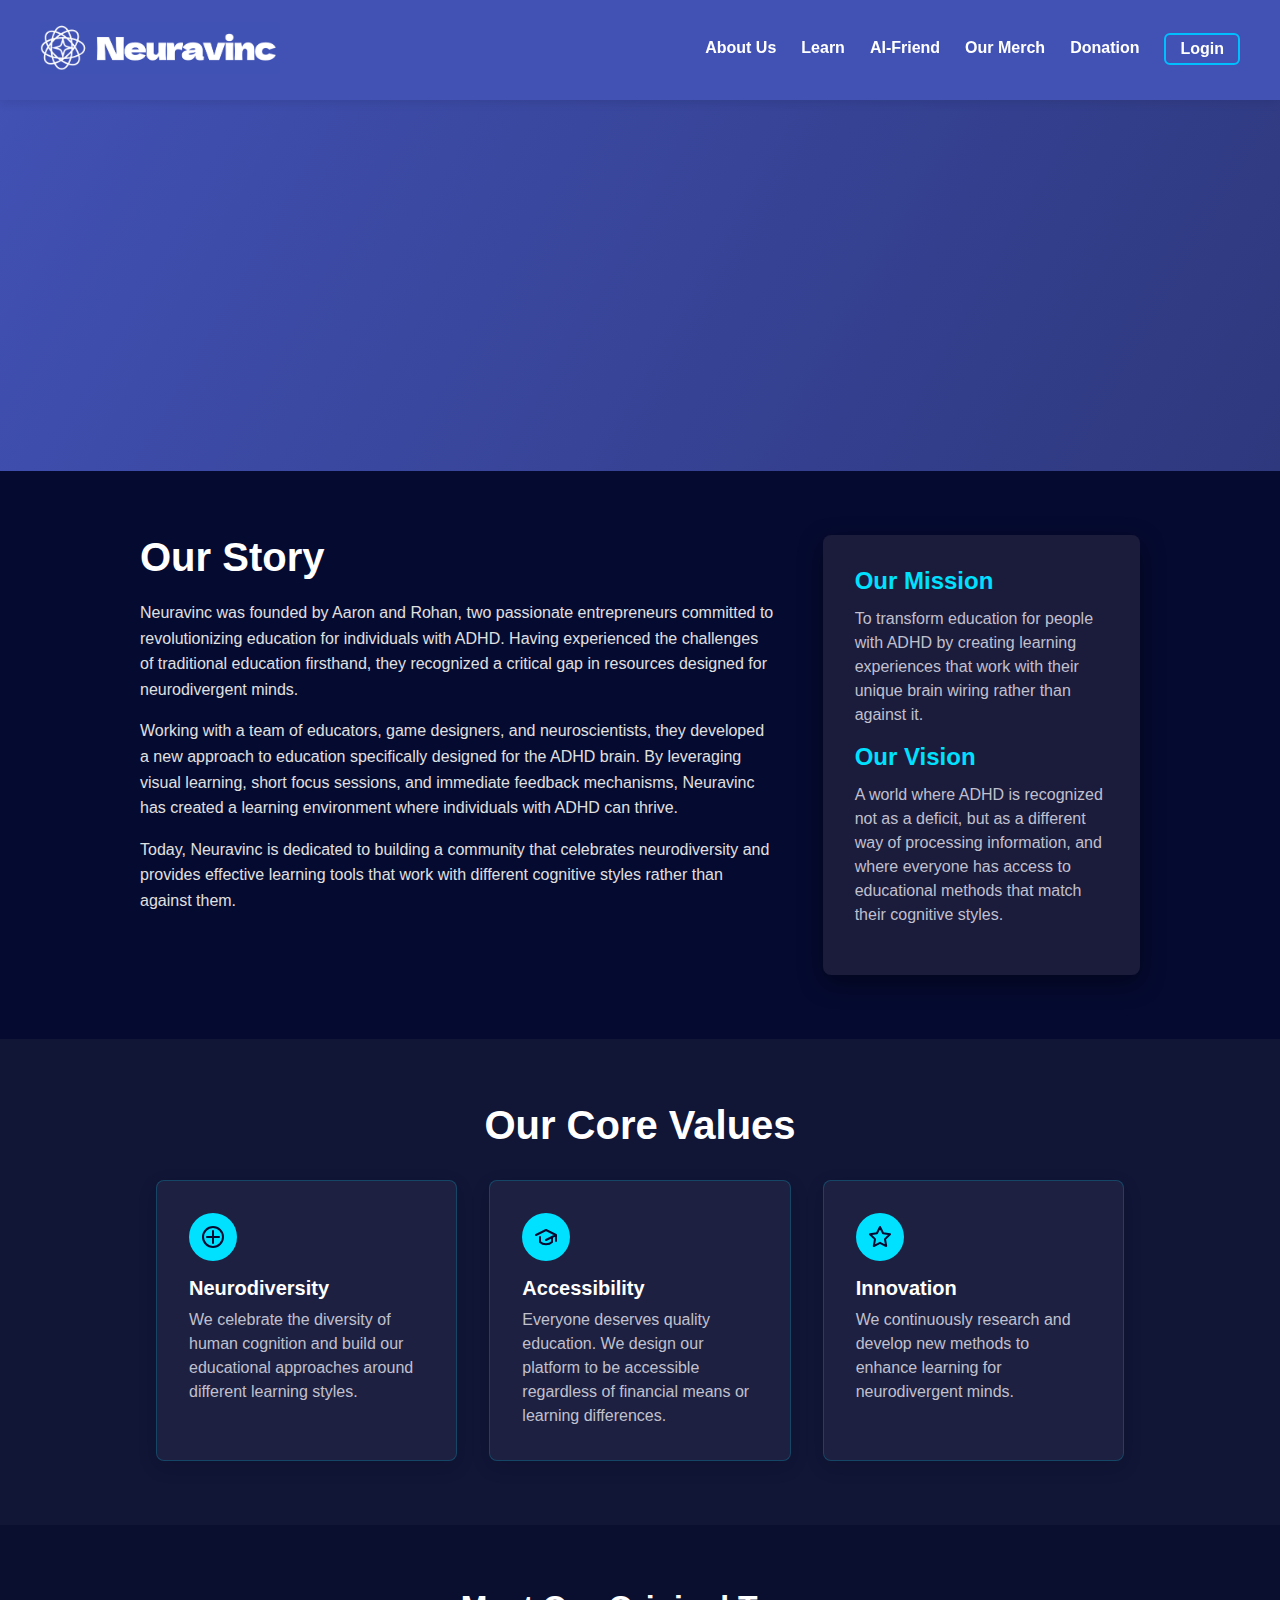
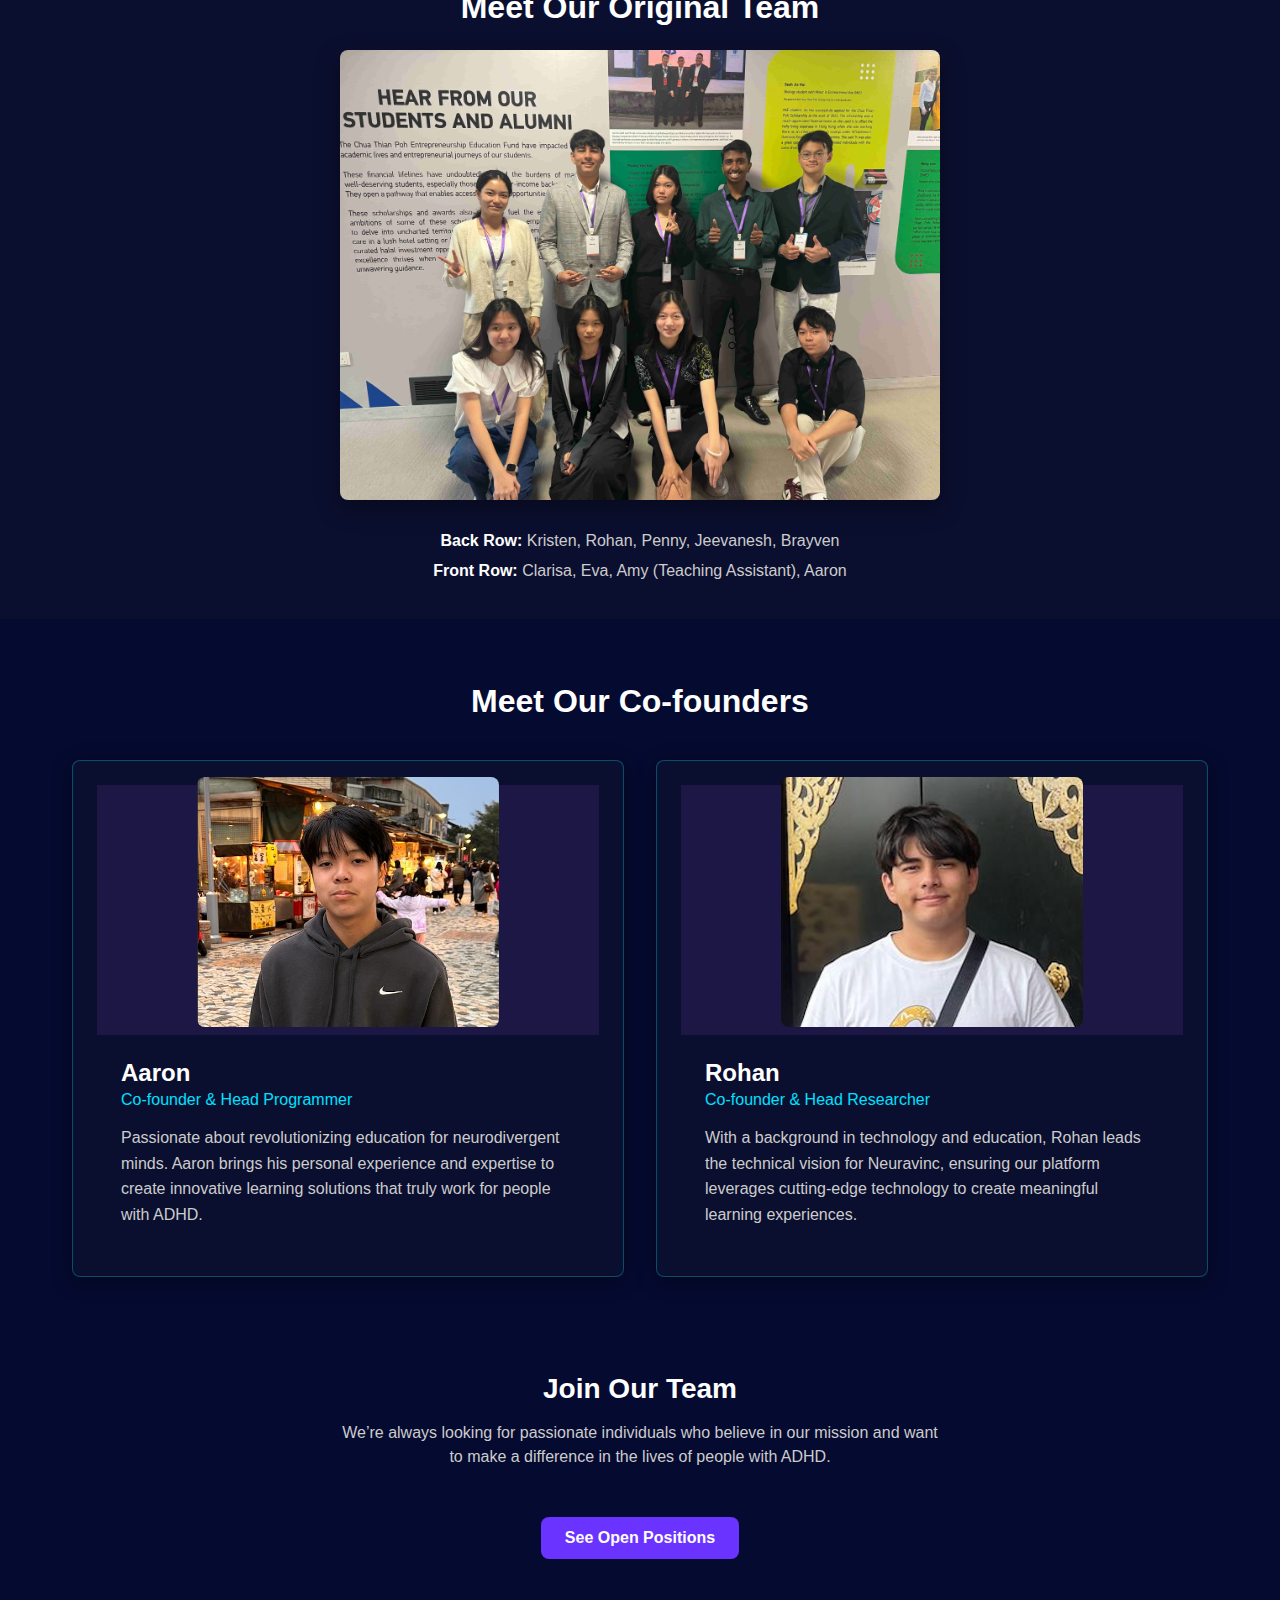
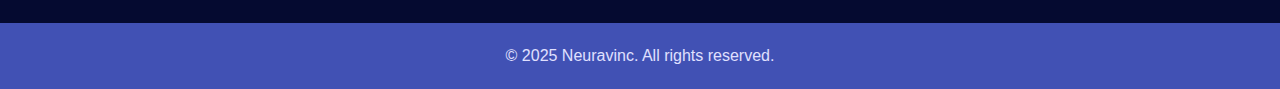
<file: about.html>
<!DOCTYPE html>
<html lang="en">
<head>
  <meta charset="UTF-8" />
  <meta name="viewport" content="width=device-width, initial-scale=1.0"/>
  <title>About Us — Neuravinc</title>
  <link rel="stylesheet" href="css/about.css" />
</head>
<body>

  <!-- fixed header / navbar -->
  <header>
    <a href="index.html"><img src="Assets/images/nav_logo.png" alt="Logo" width="240" height="62"></a>
    <nav>
      <ul>
        <li><a href="about.html" class="active">About Us</a></li>
        <li><a href="learn.html">Learn</a></li>
        <li><a href="friend.html">AI-Friend</a></li>
        <li><a href="merch.html">Our Merch</a></li>
        <li><a href="donation.html">Donation</a></li>
        <li><a href="login.html" class="login-button">Login</a></li>
      </ul>
    </nav>
  </header>

  <!-- hero -->
  <section class="learn-hero">
    <h1>About <span class="highlight">Neuravinc</span></h1>
    <p>We're on a mission to make math education accessible, engaging, and effective for children with ADHD.</p>
  </section>

  <!-- Our Story + Mission/Vision -->
  <section class="story-section">
  <div class="container story-container">
    <div class="story-text">
      <h2>Our Story</h2>
      <p>Neuravinc was founded by Aaron and Rohan, two passionate entrepreneurs committed to revolutionizing education for individuals with ADHD. Having experienced the challenges of traditional education firsthand, they recognized a critical gap in resources designed for neurodivergent minds.</p>
      <p>Working with a team of educators, game designers, and neuroscientists, they developed a new approach to education specifically designed for the ADHD brain. By leveraging visual learning, short focus sessions, and immediate feedback mechanisms, Neuravinc has created a learning environment where individuals with ADHD can thrive.</p>
      <p>Today, Neuravinc is dedicated to building a community that celebrates neurodiversity and provides effective learning tools that work with different cognitive styles rather than against them.</p>
    </div>
    <aside class="story-aside">
      <div class="story-card">
        <h3>Our Mission</h3>
        <p>To transform education for people with ADHD by creating learning experiences that work with their unique brain wiring rather than against it.</p>
        <h3>Our Vision</h3>
        <p>A world where ADHD is recognized not as a deficit, but as a different way of processing information, and where everyone has access to educational methods that match their cognitive styles.</p>
      </div>
    </aside>
  </div>
</section>

  <!-- Core Values -->
  <section class="values-section">
    <div class="container-neura">
      <h2 class="section-title">Our Core Values</h2>

      <div class="values-grid">
        <div class="value-card">
          <div class="value-icon">
            <!-- you can swap these inline SVGs for your own icons -->
            <svg xmlns="http://www.w3.org/2000/svg" width="24" height="24" 
                fill="none" stroke="currentColor" stroke-width="2" 
                stroke-linecap="round" stroke-linejoin="round">
              <circle cx="12" cy="12" r="10"/>
              <line x1="6" y1="12" x2="18" y2="12"/>
              <line x1="12" y1="6" x2="12" y2="18"/>
            </svg>
          </div>
          <h3>Neurodiversity</h3>
          <p>We celebrate the diversity of human cognition and build our educational approaches around different learning styles.</p>
        </div>

        <div class="value-card">
          <div class="value-icon">
            <svg xmlns="http://www.w3.org/2000/svg" width="24" height="24" 
                fill="none" stroke="currentColor" stroke-width="2" 
                stroke-linecap="round" stroke-linejoin="round">
              <path d="M22 10v6M2 10l10-5 10 5-10 5"/>
              <path d="M6 12v5c3 3 9 3 12 0v-5"/>
            </svg>
          </div>
          <h3>Accessibility</h3>
          <p>Everyone deserves quality education. We design our platform to be accessible regardless of financial means or learning differences.</p>
        </div>

        <div class="value-card">
          <div class="value-icon">
            <svg xmlns="http://www.w3.org/2000/svg" width="24" height="24" 
                fill="none" stroke="currentColor" stroke-width="2" 
                stroke-linecap="round" stroke-linejoin="round">
              <polygon points="12 2 15.09 8.26 22 9.27 
                              17 14.14 18.18 21.02 12 17.77 
                              5.82 21.02 7 14.14 2 9.27 
                              8.91 8.26 12 2"/>
            </svg>
          </div>
          <h3>Innovation</h3>
          <p>We continuously research and develop new methods to enhance learning for neurodivergent minds.</p>
        </div>
      </div>
    </div>
  </section>

  
  <!-- Team -->
  <!-- About Page: Team Section -->
  <section class="original-team">
    <h2 class="section-title">Meet Our Original Team</h2>

    <figure>
      <div class="team-photo">
        <img src="Assets/images/IMG_5672.jpg" alt="Neuravinc Founding Team">
      </div>
      <figcaption class="team-caption">
        <p><strong>Back Row:</strong> Kristen, Rohan, Penny, Jeevanesh, Brayven</p>
        <p><strong>Front Row:</strong> Clarisa, Eva, Amy (Teaching Assistant), Aaron</p>
      </figcaption>
    </figure>
  </section>
  <section class="team-section">
    <h2>Meet Our Co-founders</h2>

    <div class="team-grid">
      <div class="team-card">
        <div class="team-image">
          <img src="Assets/images/aaron_portrait.png" alt="Aaron">
        </div>
        <div class="team-info">
          <h3>Aaron</h3>
          <p class="title">Co-founder &amp; Head Programmer</p>
          <p class="description">
            Passionate about revolutionizing education for neurodivergent minds. Aaron brings his personal experience 
            and expertise to create innovative learning solutions that truly work for people with ADHD.
          </p>
        </div>
      </div>

      <div class="team-card">
        <div class="team-image">
          <img src="Assets/images/rohan_portrait.png" alt="Rohan">
        </div>
        <div class="team-info">
          <h3>Rohan</h3>
          <p class="title">Co-founder &amp; Head Researcher</p>
          <p class="description">
            With a background in technology and education, Rohan leads the technical vision for Neuravinc, ensuring our 
            platform leverages cutting-edge technology to create meaningful learning experiences.
          </p>
        </div>
      </div>
    </div>

    <div class="team-cta">
      <h3>Join Our Team</h3>
      <p>
        We’re always looking for passionate individuals who believe in our mission and want to make a 
        difference in the lives of people with ADHD.
      </p>
      <a href="mailto:careers@neuravinc.com" class="btn">See Open Positions</a>
    </div>
  </section>

  <!-- footer -->
  <footer>
    <p>© 2025 Neuravinc. All rights reserved.</p>
  </footer>

</body>
</html>
</file>
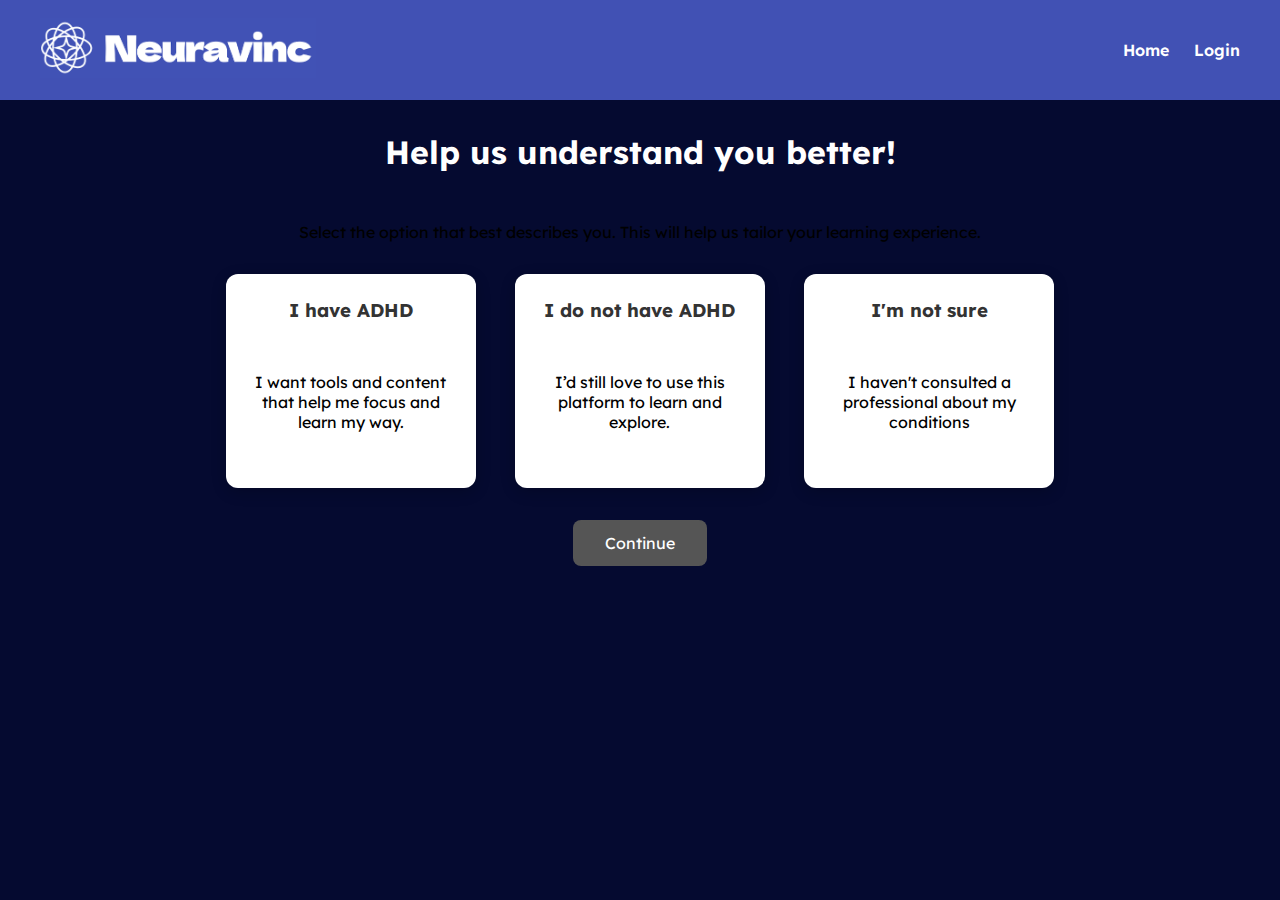
<file: adhd-check.html>
<!DOCTYPE html>
<html lang="en">
<head>
  <meta charset="UTF-8" />
  <meta name="viewport" content="width=device-width, initial-scale=1.0"/>
  <title>Learning Preference – Neurovinc</title>
  <link rel="stylesheet" href="/css/adhd-check.css" />
  <link href="https://fonts.googleapis.com/css2?family=Lexend:wght@400;700&display=swap" rel="stylesheet">
  <link rel="icon" type="image/png" href="/Assets/images/Vertical Image.png"/>
</head>
<body>
  <header>
    <a href="index.html">
      <img src="/Assets/images/nav_logo.png" alt="Logo" />
    </a>
    <nav>
      <ul>
        <li><a href="index.html">Home</a></li>
        <li><a href="login.html">Login</a></li>
      </ul>
    </nav>
  </header>

  <main class="container">
    <h2>Help us understand you better!</h2>
    <p>Select the option that best describes you. This will help us tailor your learning experience.</p>

    <form action="signup-final.html" method="POST">
      <div class="option-boxes">
        <div class="box" data-value="ADHD">
          <h3>I have ADHD</h3>
          <p>I want tools and content that help me focus and learn my way.</p>
        </div>

        <div class="box" data-value="Non-ADHD">
          <h3>I do not have ADHD</h3>
          <p>I’d still love to use this platform to learn and explore.</p>
        </div>

        <div class="box" data-value="Not Sure">
          <h3>I'm not sure</h3>
          <p>I haven't consulted a professional about my conditions</p>
        </div>
      </div>

      <input type="hidden" name="neurotype" id="neurotype" required />
      <button type="submit" id="continueBtn" disabled>Continue</button>
    </form>
  </main>

  <script>
    const boxes = document.querySelectorAll('.box');
    const hiddenInput = document.getElementById('neurotype');
    const continueBtn = document.getElementById('continueBtn');

    boxes.forEach(box => {
      box.addEventListener('click', () => {
        boxes.forEach(b => b.classList.remove('active'));
        box.classList.add('active');
        hiddenInput.value = box.dataset.value;
        continueBtn.disabled = false;
      });
    });
  </script>
</body>
</html>
</file>
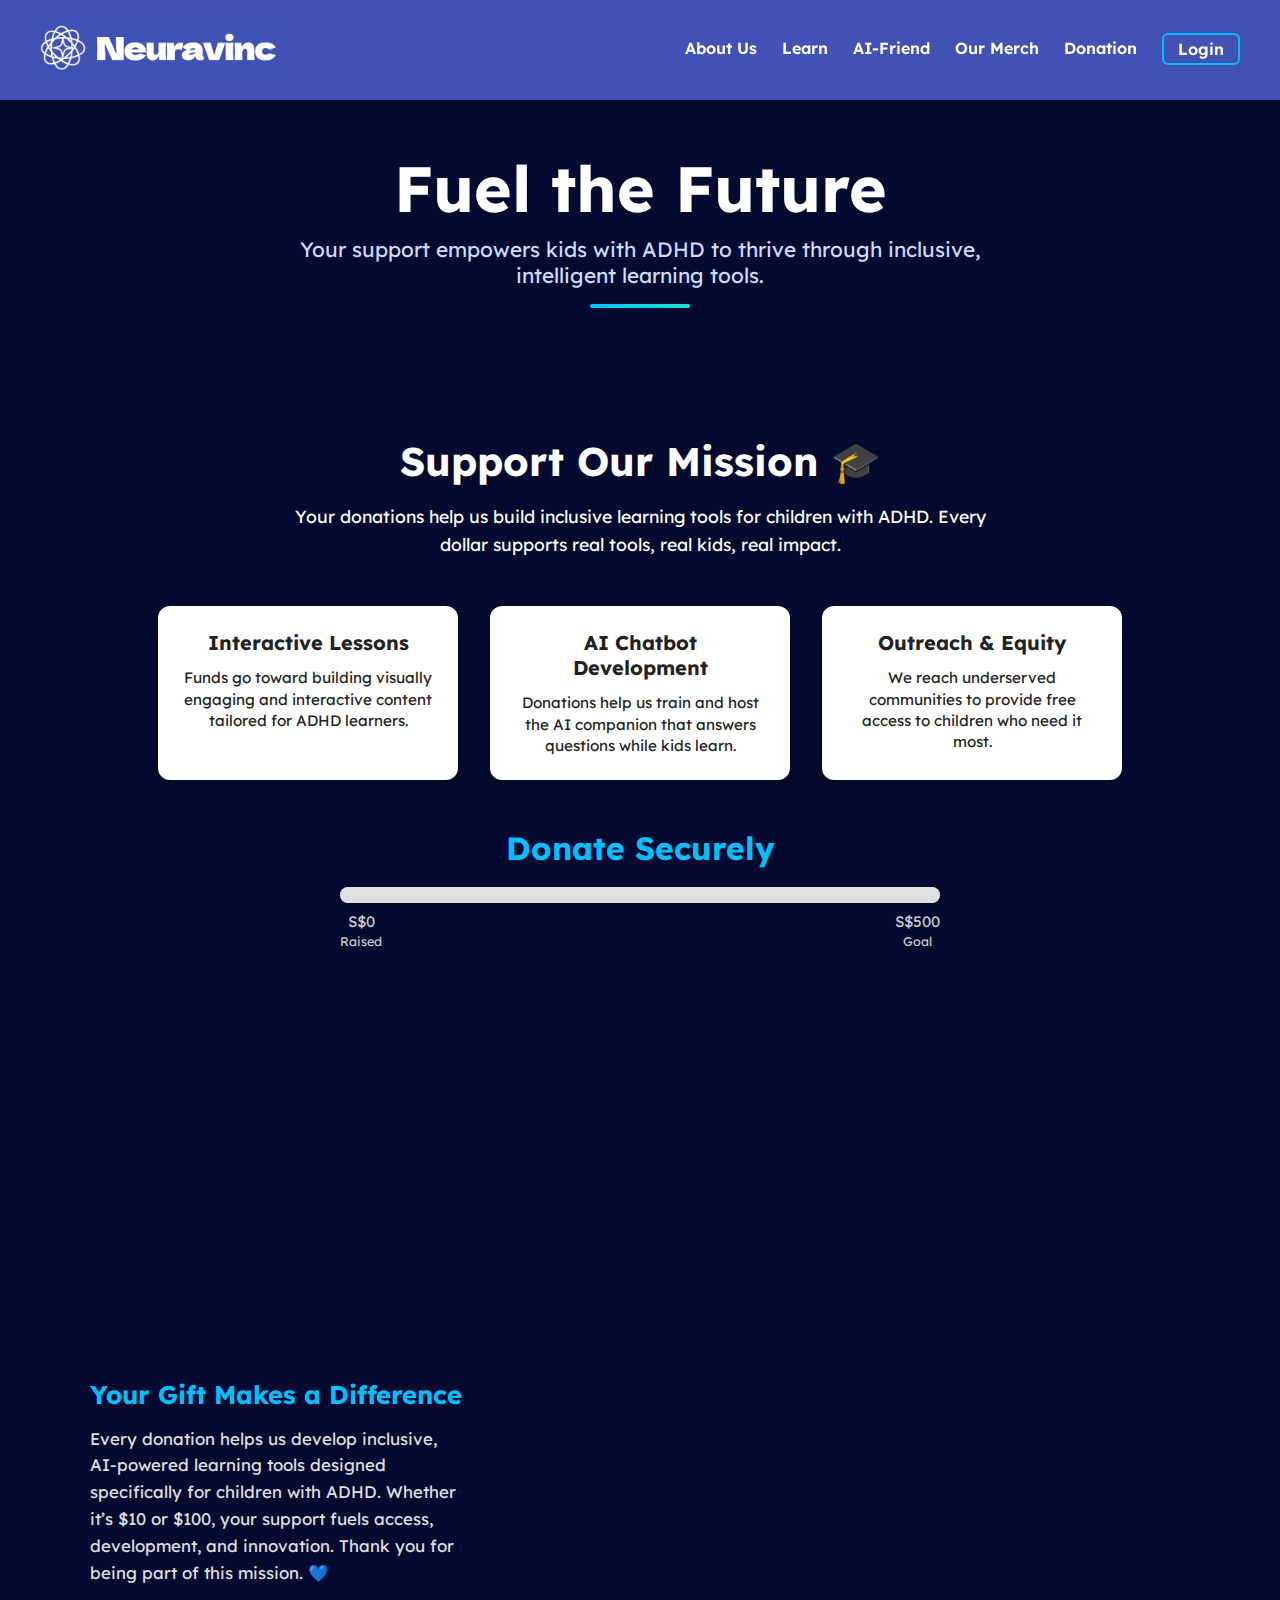
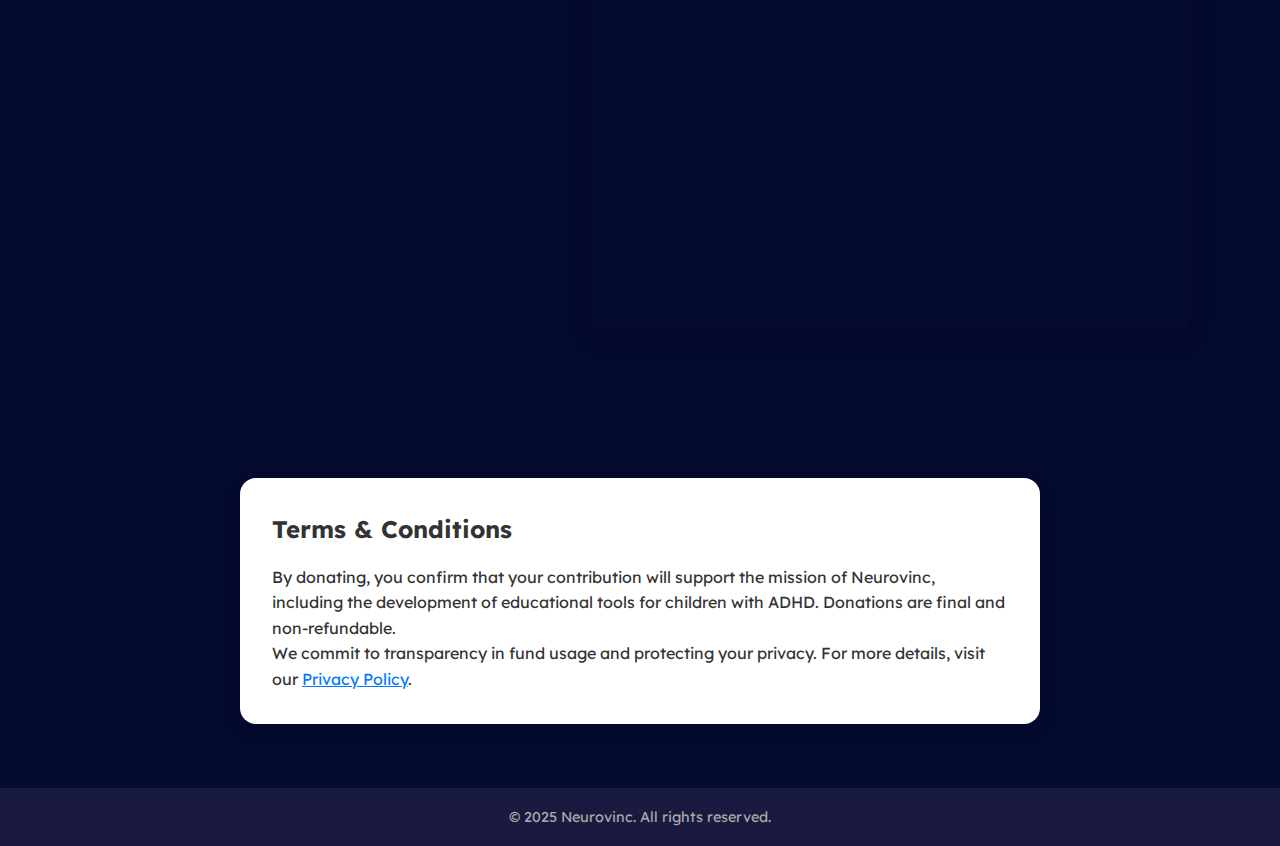
<file: donation.html>
<!DOCTYPE html>
<html lang="en">
<head>
  <meta charset="UTF-8" />
  <meta name="viewport" content="width=device-width, initial-scale=1.0" />
  <title>Donate – Neurovinc</title>
  <link rel="stylesheet" href="css/donation.css" />
  <link rel="icon" type="image/png" href="Assets/images/Vertical Image.png" />
  <link href="https://fonts.googleapis.com/css2?family=Lexend:wght@400;700&display=swap" rel="stylesheet" />
</head>
<body>

  <header>
    <a href="index.html"><img src="Assets/images/nav_logo.png" alt="Logo" width="240" height="62"></a>
    <nav>
      <ul>
        <li><a href="about.html">About Us</a></li>
        <li><a href="learn.html">Learn</a></li>
        <li><a href="friend.html">AI-Friend</a></li>
        <li><a href="merch.html">Our Merch</a></li>
        <li><a href="donation.html">Donation</a></li>
        <li><a href="login.html" class="login-button">Login</a></li>
      </ul>
    </nav>
  </header>
  <section class="section-header donation-header" data-aos="fade-up">
    <h2>Fuel the Future</h2>
    <p class="section-subtitle">Your support empowers kids with ADHD to thrive through inclusive, intelligent learning tools.</p>
    <div class="underline-animation"></div>
  </section>   
  <main>
    <section class="donate-intro">
      <h1>Support Our Mission 🎓</h1>
      <p>Your donations help us build inclusive learning tools for children with ADHD. Every dollar supports real tools, real kids, real impact.</p>
    </section>

    <section class="donation-uses">
      <div class="donation-box">
        <h3>Interactive Lessons</h3>
        <p>Funds go toward building visually engaging and interactive content tailored for ADHD learners.</p>
      </div>
      <div class="donation-box">
        <h3>AI Chatbot Development</h3>
        <p>Donations help us train and host the AI companion that answers questions while kids learn.</p>
      </div>
      <div class="donation-box">
        <h3>Outreach & Equity</h3>
        <p>We reach underserved communities to provide free access to children who need it most.</p>
      </div>
    </section>

    <section class="donation-progress">
      <h2>Donate Securely</h2>
      <div class="progress-bar-wrapper">
        <progress value="0" max="500"></progress>
        <div class="progress-labels">
          <span>S$0<br><small>Raised</small></span>
          <span>S$500<br><small>Goal</small></span>
        </div>
      </div>
    </section>

    <section class="donation-form-embed">
      <div class="donation-content-wrapper">
        <div class="donation-text">
          <h3>Your Gift Makes a Difference</h3>
          <p>
            Every donation helps us develop inclusive, AI-powered learning tools designed specifically for children with ADHD. 
            Whether it’s $10 or $100, your support fuels access, development, and innovation. Thank you for being part of this mission. 💙
          </p>
        </div>
        <div class="donation-widget-wrapper">
          <script src="https://donorbox.org/widget.js" paypalExpress="false"></script>
          <iframe src="https://donorbox.org/embed/neuravinc-donations"
            name="donorbox"
            allowpaymentrequest
            seamless
            scrolling="no"
            allow="payment">
          </iframe>
        </div>
      </div>
    </section>
  </main>

  <section id="terms" class="terms">
    <h3>Terms & Conditions</h3>
    <p>
      By donating, you confirm that your contribution will support the mission of Neurovinc,
      including the development of educational tools for children with ADHD.
      Donations are final and non-refundable.
    </p>
    <p>
      We commit to transparency in fund usage and protecting your privacy.
      For more details, visit our <a href="privacy.html">Privacy Policy</a>.
    </p>
  </section>

  <footer>
    <p>© 2025 Neurovinc. All rights reserved.</p>
  </footer>
</body>
</html>
</file>
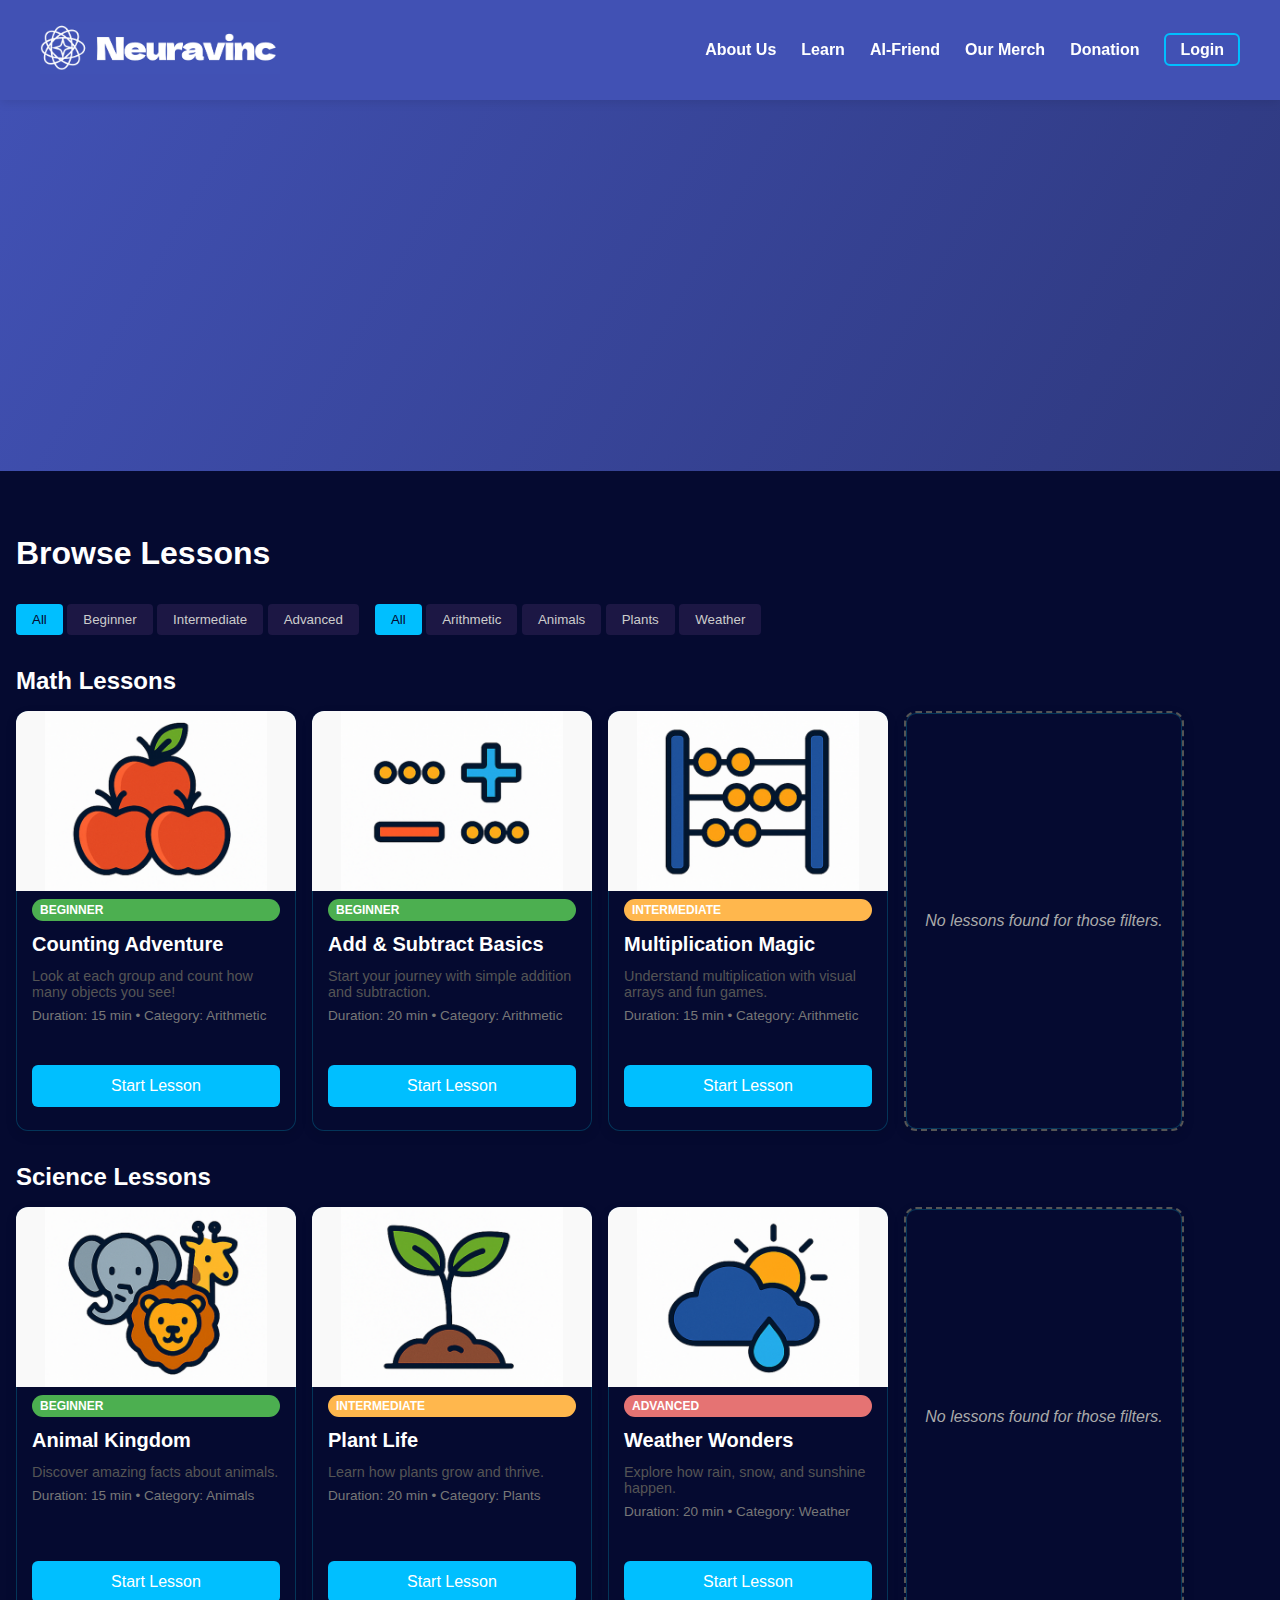
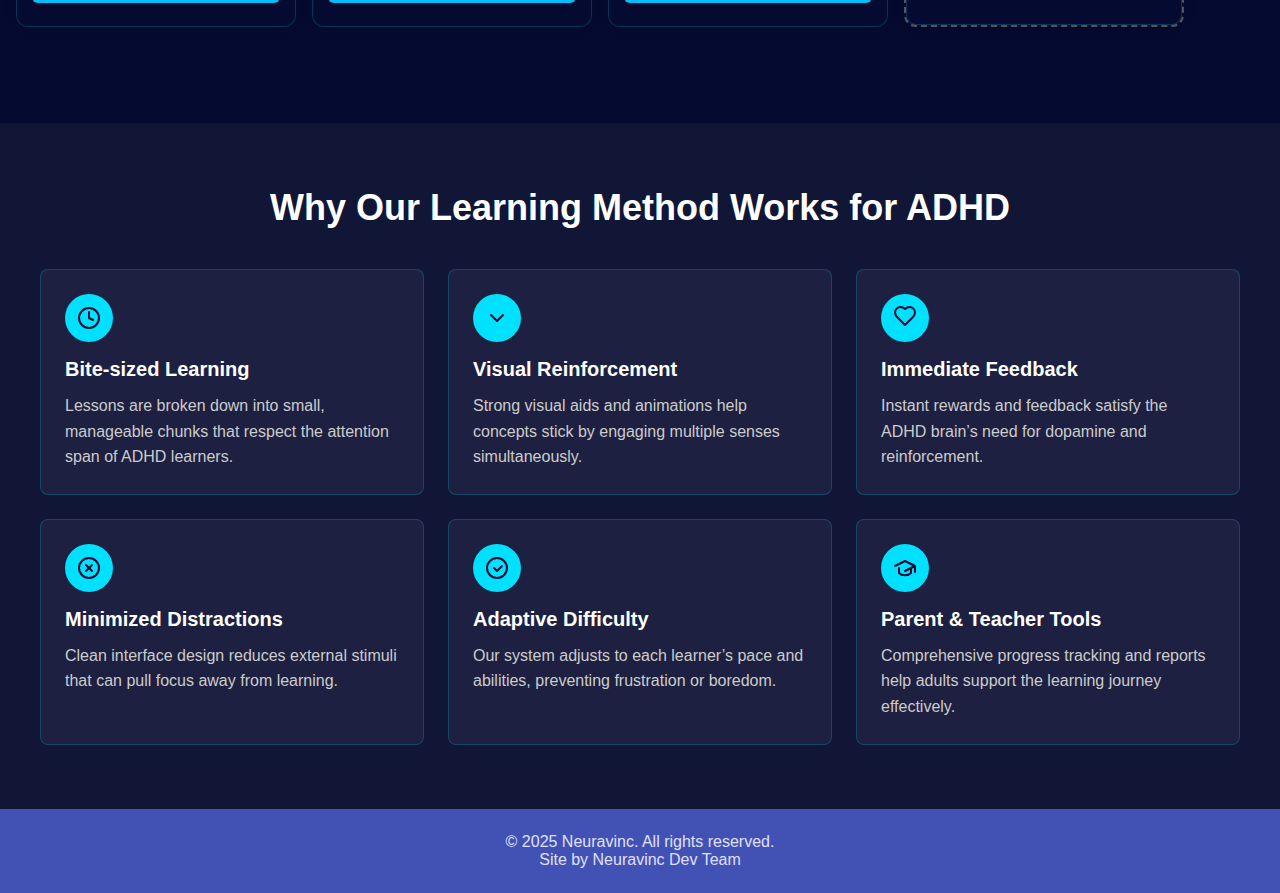
<file: learn.html>
<!-- learn.html -->
<!DOCTYPE html>
<html lang="en">
<head>
  <meta charset="UTF-8" />
  <meta name="viewport" content="width=device-width, initial-scale=1.0" />
  <title>Neuravinc – Learn</title>
  <link rel="stylesheet" href="css/learn.css" />
</head>
<body>

  <!-- Fixed Header -->
  <header>
    <a href="index.html"><img src="Assets/images/nav_logo.png" alt="Logo" width="240" height="62"></a>
    <nav>
      <ul>
        <li><a href="about.html">About Us</a></li>
        <li><a href="learn.html">Learn</a></li>
        <li><a href="friend.html">AI-Friend</a></li>
        <li><a href="merch.html">Our Merch</a></li>
        <li><a href="donation.html">Donation</a></li>
        <li><a href="login.html" class="login-button">Login</a></li>
      </ul>
    </nav>
  </header>

  <main>
    <!-- Hero Section -->
    <section class="lessons-hero">
      <h1>
        Lessons for <span class="highlight">ADHD Minds</span>
      </h1>
      <p>
        Explore our interactive lessons specially designed for kids with ADHD.<br>
        Visual learning, bite-sized content, and instant rewards keep focus high.
      </p>
    </section>

    <!-- ─── LESSONS SECTION ───────────────────────────────────────────────────────── -->
    <!-- ─── LESSONS SECTION ───────────────────────────────────────────────────────── -->
    <section class="lessons-section">
      <div class="container">

        <h2>Browse Lessons</h2>

        <!-- Difficulty filters -->
        <div class="filter-bar">
          <div class="filter-group">
            <button data-filter-type="difficulty" data-filter-value="all" class="active">All</button>
            <button data-filter-type="difficulty" data-filter-value="beginner">Beginner</button>
            <button data-filter-type="difficulty" data-filter-value="intermediate">Intermediate</button>
            <button data-filter-type="difficulty" data-filter-value="advanced">Advanced</button>
          </div>
          <!-- Category filters -->
          <div class="filter-group">
            <button data-filter-type="category" data-filter-value="all" class="active">All</button>
            <button data-filter-type="category" data-filter-value="arithmetic">Arithmetic</button>
            <button data-filter-type="category" data-filter-value="animals">Animals</button>
            <button data-filter-type="category" data-filter-value="plants">Plants</button>
            <button data-filter-type="category" data-filter-value="weather">Weather</button>
          </div>
        </div>

        <!-- Math Lessons -->
            <!-- --- Math Lessons --- -->
        <h3 class="subsection-title">Math Lessons</h3>
        <div class="lessons-grid">
          <!-- Counting Adventure (Beginner / Arithmetic) -->
          <div class="lesson-card" data-difficulty="beginner" data-category="arithmetic">
            <img src="Assets/images/learn_images/counting_adventure.png" alt="Counting Adventure" class="lesson-thumb">
            <span class="badge beginner">Beginner</span>
            <h3>Counting Adventure</h3>
            <p class="subtitle">Look at each group and count how many objects you see!</p>
            <p class="meta">Duration: 15 min • Category: Arithmetic</p>
            <a href="#" class="btn-sm">Start Lesson</a>
          </div>

          <!-- Add & Subtract Basics (Beginner / Arithmetic) -->
          <div class="lesson-card" data-difficulty="beginner" data-category="arithmetic">
            <img src="Assets/images/learn_images/add_subtract_basics.png" alt="Add &amp; Subtract Basics" class="lesson-thumb">
            <span class="badge beginner">Beginner</span>
            <h3>Add &amp; Subtract Basics</h3>
            <p class="subtitle">Start your journey with simple addition and subtraction.</p>
            <p class="meta">Duration: 20 min • Category: Arithmetic</p>
            <a href="#" class="btn-sm">Start Lesson</a>
          </div>

          <!-- Multiplication Magic (Intermediate / Arithmetic) -->
          <div class="lesson-card" data-difficulty="intermediate" data-category="arithmetic">
            <img src="Assets/images/learn_images/multiplication_magic.png" alt="Multiplication Magic" class="lesson-thumb">
            <span class="badge intermediate">Intermediate</span>
            <h3>Multiplication Magic</h3>
            <p class="subtitle">Understand multiplication with visual arrays and fun games.</p>
            <p class="meta">Duration: 15 min • Category: Arithmetic</p>
            <a href="#" class="btn-sm">Start Lesson</a>
          </div>

          <!-- “No Lessons” placeholder -->
          <div class="placeholder-card">
            No lessons found for those filters.
          </div>
        </div>

        <!-- --- Science Lessons --- -->
        <h3 class="subsection-title">Science Lessons</h3>
        <div class="lessons-grid">
          <!-- Animal Kingdom (Beginner / Animals) -->
          <div class="lesson-card" data-difficulty="beginner" data-category="animals">
            <img src="Assets/images/learn_images/animal_kingdom.png" alt="Animal Kingdom" class="lesson-thumb">
            <span class="badge beginner">Beginner</span>
            <h3>Animal Kingdom</h3>
            <p class="subtitle">Discover amazing facts about animals.</p>
            <p class="meta">Duration: 15 min • Category: Animals</p>
            <a href="#" class="btn-sm">Start Lesson</a>
          </div>

          <!-- Plant Life (Intermediate / Plants) -->
          <div class="lesson-card" data-difficulty="intermediate" data-category="plants">
            <img src="Assets/images/learn_images/plant_life.png" alt="Plant Life" class="lesson-thumb">
            <span class="badge intermediate">Intermediate</span>
            <h3>Plant Life</h3>
            <p class="subtitle">Learn how plants grow and thrive.</p>
            <p class="meta">Duration: 20 min • Category: Plants</p>
            <a href="#" class="btn-sm">Start Lesson</a>
          </div>

          <!-- Weather Wonders (Advanced / Weather) -->
          <div class="lesson-card" data-difficulty="advanced" data-category="weather">
            <img src="Assets/images/learn_images/weather_wonders.png" alt="Weather Wonders" class="lesson-thumb">
            <span class="badge advanced">Advanced</span>
            <h3>Weather Wonders</h3>
            <p class="subtitle">Explore how rain, snow, and sunshine happen.</p>
            <p class="meta">Duration: 20 min • Category: Weather</p>
            <a href="#" class="btn-sm">Start Lesson</a>
          </div>

          <!-- “No Lessons” placeholder -->
          <div class="placeholder-card">
            No lessons found for those filters.
          </div>
        </div>
      </div>
    </section>

    <script>
      // Simple filtering logic + placeholder toggle
      document.querySelectorAll('.filter-bar button').forEach(btn => {
        btn.addEventListener('click', () => {
          // 1) manage active state
          btn.closest('.filter-group')
            .querySelectorAll('button')
            .forEach(b => b.classList.remove('active'));
          btn.classList.add('active');

          // 2) read both active filters
          const activeDiff = document.querySelector('[data-filter-type="difficulty"].active').dataset.filterValue;
          const activeCat  = document.querySelector('[data-filter-type="category"].active').dataset.filterValue;

          // 3) for each grid, filter its cards and toggle its placeholder
          document.querySelectorAll('.lessons-grid').forEach(grid => {
            let anyVisible = false;
            grid.querySelectorAll('.lesson-card').forEach(card => {
              const okDiff = (activeDiff === 'all') || (card.dataset.difficulty === activeDiff);
              const okCat  = (activeCat  === 'all') || (card.dataset.category   === activeCat);
              const show   = okDiff && okCat;
              card.style.display = show ? '' : 'none';
              if(show) anyVisible = true;
            });
            // show placeholder when no cards are visible
            const placeholder = grid.querySelector('.placeholder-card');
            placeholder.style.display = anyVisible ? 'none' : 'flex';
          });
        });
      });
    </script>

    <!-- Features Section -->
    <section class="features-section">
      <div class="container">
        <h2>Why Our Learning Method Works for ADHD</h2>
        <div class="features-grid">
          <div class="value-card">
            <div class="value-icon">
              <!-- clock icon -->
              <svg xmlns="http://www.w3.org/2000/svg" width="24" height="24" fill="none" stroke="currentColor" stroke-width="2" stroke-linecap="round" stroke-linejoin="round">
                <circle cx="12" cy="12" r="10"></circle>
                <polyline points="12 6 12 12 16 14"></polyline>
              </svg>
            </div>
            <h3>Bite-sized Learning</h3>
            <p>Lessons are broken down into small, manageable chunks that respect the attention span of ADHD learners.</p>
          </div>

          <div class="value-card">
            <div class="value-icon">
              <!-- down-arrow icon -->
              <svg xmlns="http://www.w3.org/2000/svg" width="24" height="24" fill="none" stroke="currentColor" stroke-width="2" stroke-linecap="round" stroke-linejoin="round">
                <polyline points="6 9 12 15 18 9"></polyline>
              </svg>
            </div>
            <h3>Visual Reinforcement</h3>
            <p>Strong visual aids and animations help concepts stick by engaging multiple senses simultaneously.</p>
          </div>

          <div class="value-card">
            <div class="value-icon">
              <!-- heart icon -->
              <div class="icon-circle">
                <svg viewBox="0 0 24 24" width="24" height="24" fill="none" stroke="currentColor" stroke-width="2" stroke-linecap="round" stroke-linejoin="round">
                  <path d="M19 14c1.49-1.46 3-3.21 3-5.5A5.5 5.5 0 0 0 16.5 3c-1.76 0-3 .5-4.5 2-1.5-1.5-2.74-2-4.5-2A5.5 5.5 0 0 0 2 8.5c0 2.3 1.5 4.05 3 5.5l7 7Z"/>
                </svg>
              </div>
            </div>  
            <h3>Immediate Feedback</h3>
            <p>Instant rewards and feedback satisfy the ADHD brain’s need for dopamine and reinforcement.</p>
          </div>

          <div class="value-card">
            <div class="value-icon">
              <svg xmlns="http://www.w3.org/2000/svg" width="24" height="24" fill="none" stroke="currentColor" stroke-width="2" stroke-linecap="round" stroke-linejoin="round">
                <circle cx="12" cy="12" r="10"></circle>
                <line x1="15" y1="9" x2="9" y2="15"></line>
                <line x1="9" y1="9" x2="15" y2="15"></line>
              </svg>
            </div>
            <h3>Minimized Distractions</h3>
            <p>Clean interface design reduces external stimuli that can pull focus away from learning.</p>
          </div>

          <div class="value-card">
            <div class="value-icon">
              <!-- check-circle icon -->
              <svg xmlns="http://www.w3.org/2000/svg" width="24" height="24" fill="none" stroke="currentColor" stroke-width="2" stroke-linecap="round" stroke-linejoin="round">
                <circle cx="12" cy="12" r="10"></circle>
                <polyline points="9 12 12 15 17 10"></polyline>
              </svg>
            </div>
            <h3>Adaptive Difficulty</h3>
            <p>Our system adjusts to each learner’s pace and abilities, preventing frustration or boredom.</p>
          </div>

          <div class="value-card">
            <div class="value-icon">
              <!-- graduation-cap icon -->
              <svg xmlns="http://www.w3.org/2000/svg" width="24" height="24" 
                fill="none" stroke="currentColor" stroke-width="2" 
                stroke-linecap="round" stroke-linejoin="round">
                <path d="M22 10v6M2 10l10-5 10 5-10 5"/>
                <path d="M6 12v5c3 3 9 3 12 0v-5"/>
              </svg>
            </div>
            <h3>Parent &amp; Teacher Tools</h3>
            <p>Comprehensive progress tracking and reports help adults support the learning journey effectively.</p>
          </div>
        </div>
      </div>
    </section>
  </main>

  <!-- Footer -->
  <footer>
    <p>© 2025 Neuravinc. All rights reserved.</p>
    <p>Site by Neuravinc Dev Team</p>
  </footer>

</body>
</html>
</file>
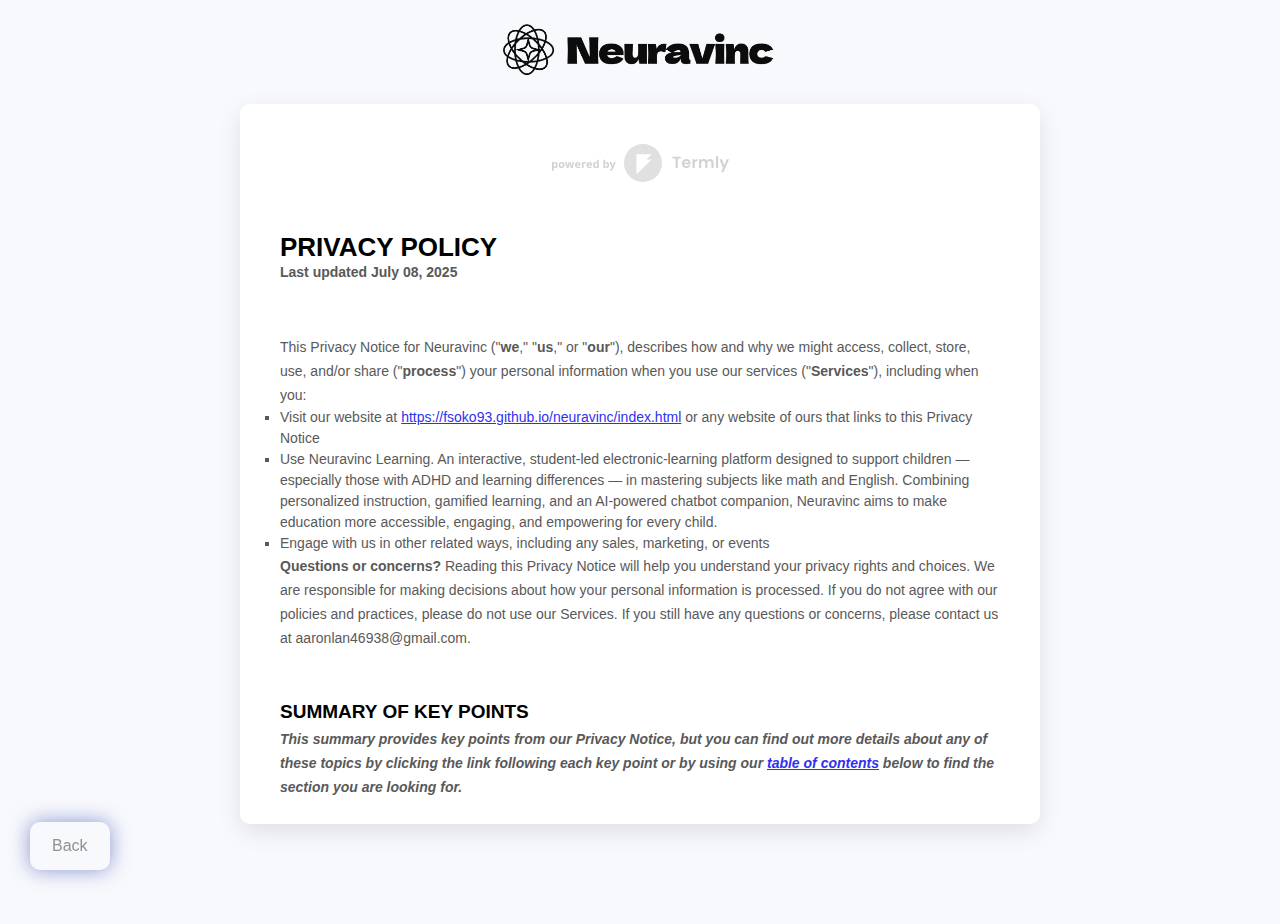
<file: privacy.html>
<!DOCTYPE html>
<html lang="en">
<head>
  <meta charset="UTF-8">
  <title>Privacy Policy – Neuravinc</title>
  <link rel="stylesheet" href="css/privacy.css" />
</head>
<body>
  <!-- Logo -->
  <div class="logo-container">
    <img src="Assets/images/back_trans_black.png" alt="Neuravinc Logo" class="logo" />
  </div>

  <!-- Embed Scroll Box -->
  <div class="embed-container">
    <!-- 🧠 Paste your full Donorbox embed snippet below -->
    <div class="embed-box">
      <!-- Example placeholder content; replace with actual embed code -->
      <div style="height: 1000px; padding: 20px;">
        <style>
            [data-custom-class='body'], [data-custom-class='body'] * {
                    background: transparent !important;
                    }
            [data-custom-class='title'], [data-custom-class='title'] * {
                    font-family: Arial !important;
            font-size: 26px !important;
            color: #000000 !important;
                    }
            [data-custom-class='subtitle'], [data-custom-class='subtitle'] * {
                    font-family: Arial !important;
            color: #595959 !important;
            font-size: 14px !important;
                    }
            [data-custom-class='heading_1'], [data-custom-class='heading_1'] * {
                    font-family: Arial !important;
            font-size: 19px !important;
            color: #000000 !important;
                    }
            [data-custom-class='heading_2'], [data-custom-class='heading_2'] * {
                    font-family: Arial !important;
            font-size: 17px !important;
            color: #000000 !important;
                    }
            [data-custom-class='body_text'], [data-custom-class='body_text'] * {
                    color: #595959 !important;
            font-size: 14px !important;
            font-family: Arial !important;
                    }
            [data-custom-class='link'], [data-custom-class='link'] * {
                    color: #3030F1 !important;
            font-size: 14px !important;
            font-family: Arial !important;
            word-break: break-word !important;
                    }
        </style>
        <span style="display: block;margin: 0 auto 3.125rem;width: 11.125rem;height: 2.375rem;background: url([data-uri]) center no-repeat;"></span>

        <div data-custom-class="body">
            <div><strong><span style="font-size: 26px;"><span data-custom-class="title"><bdt class="block-component"></bdt><bdt class="question"><h1>PRIVACY POLICY</h1></bdt><bdt class="statement-end-if-in-editor"></bdt></span></span></strong></div><div><span style="color: rgb(127, 127, 127);"><strong><span style="font-size: 15px;"><span data-custom-class="subtitle">Last updated <bdt class="question">July 08, 2025</bdt></span></span></strong></span></div><div><br></div><div><br></div><div><br></div><div style="line-height: 1.5;"><span style="color: rgb(127, 127, 127);"><span style="color: rgb(89, 89, 89); font-size: 15px;"><span data-custom-class="body_text">This Privacy Notice for <bdt class="question noTranslate">Neuravinc</bdt><bdt class="block-component"></bdt></bdt> (<bdt class="block-component"></bdt>"<strong>we</strong>," "<strong>us</strong>," or "<strong>our</strong>"<bdt class="statement-end-if-in-editor"></bdt></span><span data-custom-class="body_text">), describes how and why we might access, collect, store, use, and/or share (<bdt class="block-component"></bdt>"<strong>process</strong>"<bdt class="statement-end-if-in-editor"></bdt>) your personal information when you use our services (<bdt class="block-component"></bdt>"<strong>Services</strong>"<bdt class="statement-end-if-in-editor"></bdt>), including when you:</span></span></span><span style="font-size: 15px;"><span style="color: rgb(127, 127, 127);"><span data-custom-class="body_text"><span style="color: rgb(89, 89, 89);"><span data-custom-class="body_text"><bdt class="block-component"></bdt></span></span></span></span></span></div><ul><li data-custom-class="body_text" style="line-height: 1.5;"><span style="font-size: 15px; color: rgb(89, 89, 89);"><span style="font-size: 15px; color: rgb(89, 89, 89);"><span data-custom-class="body_text">Visit our website<bdt class="block-component"></bdt> at <span style="color: rgb(0, 58, 250);"><bdt class="question noTranslate"><a href="https://fsoko93.github.io/neuravinc/index.html" target="_blank" data-custom-class="link">https://fsoko93.github.io/neuravinc/index.html</a></bdt></span><span style="font-size: 15px;"><span style="color: rgb(89, 89, 89);"><span data-custom-class="body_text"><span style="font-size: 15px;"><span style="color: rgb(89, 89, 89);"><bdt class="statement-end-if-in-editor"> or any website of ours that links to this Privacy Notice</bdt></span></span></span></span></span></span></span></span></li></ul><div><bdt class="block-component"><span style="font-size: 15px;"><span style="font-size: 15px;"><span style="color: rgb(127, 127, 127);"><span data-custom-class="body_text"><span style="color: rgb(89, 89, 89);"><span data-custom-class="body_text"><bdt class="block-component"></bdt></bdt></span></span></span></span></span></span></span></span></li></ul><div style="line-height: 1.5;"><bdt class="block-component"><span style="font-size: 15px;"></span></bdt></div><ul><li data-custom-class="body_text" style="line-height: 1.5;"><span style="font-size: 15px;">Use <bdt class="question">Neuravinc Learning</bdt>. <bdt class="question">An interactive, student-led electronic-learning platform designed to support children — especially those with ADHD and learning differences — in mastering subjects like math and English. Combining personalized instruction, gamified learning, and an AI-powered chatbot companion, Neuravinc aims to make education more accessible, engaging, and empowering for every child.</bdt></span><bdt class="statement-end-if-in-editor"><span style="font-size: 15px;"></span></bdt></li></ul><div style="line-height: 1.5;"><span style="font-size: 15px;"><span style="color: rgb(127, 127, 127);"><span data-custom-class="body_text"><span style="color: rgb(89, 89, 89);"><span data-custom-class="body_text"><bdt class="block-component"></bdt></span></span></span></span></span></div><ul><li data-custom-class="body_text" style="line-height: 1.5;"><span style="font-size: 15px; color: rgb(89, 89, 89);"><span style="font-size: 15px; color: rgb(89, 89, 89);"><span data-custom-class="body_text">Engage with us in other related ways, including any sales, marketing, or events<span style="font-size: 15px;"><span style="color: rgb(89, 89, 89);"><span data-custom-class="body_text"><span style="font-size: 15px;"><span style="color: rgb(89, 89, 89);"><bdt class="statement-end-if-in-editor"></bdt></span></span></span></span></span></span></span></span></li></ul><div style="line-height: 1.5;"><span style="font-size: 15px;"><span style="color: rgb(127, 127, 127);"><span data-custom-class="body_text"><strong>Questions or concerns? </strong>Reading this Privacy Notice will help you understand your privacy rights and choices. We are responsible for making decisions about how your personal information is processed. If you do not agree with our policies and practices, please do not use our Services.<bdt class="block-component"></bdt> If you still have any questions or concerns, please contact us at <bdt class="question noTranslate">aaronlan46938@gmail.com</bdt>.</span></span></span></div><div style="line-height: 1.5;"><br></div><div style="line-height: 1.5;"><br></div><div style="line-height: 1.5;"><strong><span style="font-size: 15px;"><span data-custom-class="heading_1"><h2>SUMMARY OF KEY POINTS</h2></span></span></strong></div><div style="line-height: 1.5;"><span style="font-size: 15px;"><span data-custom-class="body_text"><strong><em>This summary provides key points from our Privacy Notice, but you can find out more details about any of these topics by clicking the link following each key point or by using our </em></strong></span></span><a data-custom-class="link" href="#toc"><span style="color: rgb(0, 58, 250); font-size: 15px;"><span data-custom-class="body_text"><strong><em>table of contents</em></strong></span></span></a><span style="font-size: 15px;"><span data-custom-class="body_text"><strong><em> below to find the section you are looking for.</em></strong></span></span></div><div style="line-height: 1.5;"><br></div><div style="line-height: 1.5;"><span style="font-size: 15px;"><span data-custom-class="body_text"><strong>What personal information do we process?</strong> When you visit, use, or navigate our Services, we may process personal information depending on how you interact with us and the Services, the choices you make, and the products and features you use. Learn more about </span></span><a data-custom-class="link" href="#personalinfo"><span style="color: rgb(0, 58, 250); font-size: 15px;"><span data-custom-class="body_text">personal information you disclose to us</span></span></a><span data-custom-class="body_text">.</span></div><div style="line-height: 1.5;"><br></div><div style="line-height: 1.5;"><span style="font-size: 15px;"><span data-custom-class="body_text"><strong>Do we process any sensitive personal information? </strong>Some of the information may be considered <bdt class="block-component"></bdt>"special" or "sensitive"<bdt class="statement-end-if-in-editor"></bdt> in certain jurisdictions, for example your racial or ethnic origins, sexual orientation, and religious beliefs. <bdt class="block-component"></bdt>We do not process sensitive personal information.<bdt class="else-block"></bdt></span></span></div><div style="line-height: 1.5;"><br></div><div style="line-height: 1.5;"><span style="font-size: 15px;"><span data-custom-class="body_text"><strong>Do we collect any information from third parties?</strong> <bdt class="block-component"></bdt>We do not collect any information from third parties.<bdt class="else-block"></bdt></span></span></div><div style="line-height: 1.5;"><br></div><div style="line-height: 1.5;"><span style="font-size: 15px;"><span data-custom-class="body_text"><strong>How do we process your information?</strong> We process your information to provide, improve, and administer our Services, communicate with you, for security and fraud prevention, and to comply with law. We may also process your information for other purposes with your consent. We process your information only when we have a valid legal reason to do so. Learn more about </span></span><a data-custom-class="link" href="#infouse"><span style="color: rgb(0, 58, 250); font-size: 15px;"><span data-custom-class="body_text">how we process your information</span></span></a><span data-custom-class="body_text">.</span></div><div style="line-height: 1.5;"><br></div><div style="line-height: 1.5;"><span style="font-size: 15px;"><span data-custom-class="body_text"><strong>In what situations and with which <bdt class="block-component"></bdt>parties do we share personal information?</strong> We may share information in specific situations and with specific <bdt class="block-component"></bdt>third parties. Learn more about </span></span><a data-custom-class="link" href="#whoshare"><span style="color: rgb(0, 58, 250); font-size: 15px;"><span data-custom-class="body_text">when and with whom we share your personal information</span></span></a><span style="font-size: 15px;"><span data-custom-class="body_text">.<bdt class="block-component"></bdt></span></span></div><div style="line-height: 1.5;"><br></div><div style="line-height: 1.5;"><span style="font-size: 15px;"><span data-custom-class="body_text"><strong>What are your rights?</strong> Depending on where you are located geographically, the applicable privacy law may mean you have certain rights regarding your personal information. Learn more about </span></span><a data-custom-class="link" href="#privacyrights"><span style="color: rgb(0, 58, 250); font-size: 15px;"><span data-custom-class="body_text">your privacy rights</span></span></a><span data-custom-class="body_text">.</span></div><div style="line-height: 1.5;"><br></div><div style="line-height: 1.5;"><span style="font-size: 15px;"><span data-custom-class="body_text"><strong>How do you exercise your rights?</strong> The easiest way to exercise your rights is by <bdt class="block-component">submitting a </bdt></span></span><a data-custom-class="link" href="https://app.termly.io/notify/75b9f9be-a9f3-45a3-91de-c5130b5e13ee" rel="noopener noreferrer" target="_blank"><span style="color: rgb(0, 58, 250); font-size: 15px;"><span data-custom-class="body_text">data subject access request</span></span></a><span style="font-size: 15px;"><span data-custom-class="body_text"><bdt class="block-component"></bdt>, or by contacting us. We will consider and act upon any request in accordance with applicable data protection laws.</span></span></div><div style="line-height: 1.5;"><br></div><div style="line-height: 1.5;"><span style="font-size: 15px;"><span data-custom-class="body_text">Want to learn more about what we do with any information we collect? </span></span><a data-custom-class="link" href="#toc"><span style="color: rgb(0, 58, 250); font-size: 15px;"><span data-custom-class="body_text">Review the Privacy Notice in full</span></span></a><span style="font-size: 15px;"><span data-custom-class="body_text">.</span></span></div><div style="line-height: 1.5;"><br></div><div style="line-height: 1.5;"><br></div><div id="toc" style="line-height: 1.5;"><span style="font-size: 15px;"><span style="color: rgb(127, 127, 127);"><span style="color: rgb(0, 0, 0);"><strong><span data-custom-class="heading_1"><h2>TABLE OF CONTENTS</h2></span></strong></span></span></span></div><div style="line-height: 1.5;"><span style="font-size: 15px;"><a data-custom-class="link" href="#infocollect"><span style="color: rgb(0, 58, 250);">1. WHAT INFORMATION DO WE COLLECT?</span></a></span></div><div style="line-height: 1.5;"><span style="font-size: 15px;"><a data-custom-class="link" href="#infouse"><span style="color: rgb(0, 58, 250);">2. HOW DO WE PROCESS YOUR INFORMATION?<bdt class="block-component"></bdt></span></a></span></div><div style="line-height: 1.5;"><span style="font-size: 15px;"><span style="color: rgb(0, 58, 250);"><a data-custom-class="link" href="#whoshare">3. WHEN AND WITH WHOM DO WE SHARE YOUR PERSONAL INFORMATION?</a></span><span data-custom-class="body_text"><bdt class="block-component"></bdt></a><span style="color: rgb(127, 127, 127);"><span style="color: rgb(89, 89, 89);"><span data-custom-class="body_text"><span style="color: rgb(89, 89, 89);"><bdt class="block-component"></bdt></span></span></span></span></span></div><div style="line-height: 1.5;"><span style="font-size: 15px;"><a data-custom-class="link" href="#cookies"><span style="color: rgb(0, 58, 250);">4. DO WE USE COOKIES AND OTHER TRACKING TECHNOLOGIES?</span></a><span style="color: rgb(127, 127, 127);"><span style="color: rgb(89, 89, 89);"><span data-custom-class="body_text"><span style="color: rgb(89, 89, 89);"><bdt class="statement-end-if-in-editor"></bdt></span></span></span></span><bdt class="block-component"></bdt></span></div><div style="line-height: 1.5;"><a data-custom-class="link" href="#ai"><span style="color: rgb (0, 58, 250);">5. DO WE OFFER ARTIFICIAL INTELLIGENCE-BASED PRODUCTS?</span></a><span style="font-size: 15px;"><bdt class="statement-end-if-in-editor"></bdt></span></div><div style="line-height: 1.5;"><span style="font-size: 15px;"><span style="color: rgb(127, 127, 127);"><span style="color: rgb(89, 89, 89);"><span data-custom-class="body_text"><span style="color: rgb(89, 89, 89);"><span style="color: rgb(89, 89, 89);"><span style="color: rgb(89, 89, 89);"><bdt class="block-component"></bdt></span></span></span></span></span></span></span></div><div style="line-height: 1.5;"><span style="font-size: 15px;"><a data-custom-class="link" href="#sociallogins"><span style="color: rgb(0, 58, 250);"><span style="color: rgb(0, 58, 250);"><span style="color: rgb(0, 58, 250);">6. HOW DO WE HANDLE YOUR SOCIAL LOGINS?</span></span></span></a><span style="color: rgb(127, 127, 127);"><span style="color: rgb(89, 89, 89);"><span data-custom-class="body_text"><span style="color: rgb(89, 89, 89);"><span style="color: rgb(89, 89, 89);"><span style="color: rgb(89, 89, 89);"><bdt class="statement-end-if-in-editor"></bdt></span></span><bdt class="block-component"></bdt></span></span></span></span></span></div><div style="line-height: 1.5;"><span style="font-size: 15px;"><a data-custom-class="link" href="#inforetain"><span style="color: rgb(0, 58, 250);">7. HOW LONG DO WE KEEP YOUR INFORMATION?</span></a><span style="color: rgb(127, 127, 127);"><span style="color: rgb(89, 89, 89);"><span data-custom-class="body_text"><span style="color: rgb(89, 89, 89);"><span style="color: rgb(89, 89, 89);"><bdt class="block-component"></bdt><bdt class="block-component"></bdt></span></span></span></span></span></div><div style="line-height: 1.5;"><span style="font-size: 15px;"><span style="color: rgb(0, 58, 250);"><a data-custom-class="link" href="#privacyrights">8. WHAT ARE YOUR PRIVACY RIGHTS?</a></span></span></div><div style="line-height: 1.5;"><span style="font-size: 15px;"><a data-custom-class="link" href="#DNT"><span style="color: rgb(0, 58, 250);">9. CONTROLS FOR DO-NOT-TRACK FEATURES<bdt class="block-component"></span><bdt class="block-component"><span style="font-size: 15px;"><span data-custom-class="body_text"></span></bdt></span></div><div style="line-height: 1.5;"><bdt class="block-component"><span style="font-size: 15px;"></bdt><bdt class="block-component"></bdt><bdt class="block-component"></bdt><bdt class="block-component"></bdt><bdt class="block-component"></bdt><bdt class="block-component"></bdt><bdt class="block-component"></bdt><bdt class="block-component"></bdt><bdt class="block-component"></bdt><bdt class="block-component"></span></bdt></div><div style="line-height: 1.5;"><span style="font-size: 15px;"><a data-custom-class="link" href="#policyupdates"><span style="color: rgb(0, 58, 250);">10. DO WE MAKE UPDATES TO THIS NOTICE?</span></a></span></div><div style="line-height: 1.5;"><a data-custom-class="link" href="#contact"><span style="color: rgb(0, 58, 250); font-size: 15px;">11. HOW CAN YOU CONTACT US ABOUT THIS NOTICE?</span></a></div><div style="line-height: 1.5;"><a data-custom-class="link" href="#request"><span style="color: rgb(0, 58, 250);">12. HOW CAN YOU REVIEW, UPDATE, OR DELETE THE DATA WE COLLECT FROM YOU?</span></a></div><div style="line-height: 1.5;"><br></div><div style="line-height: 1.5;"><br></div><div id="infocollect" style="line-height: 1.5;"><span style="color: rgb(0, 0, 0);"><span style="color: rgb(0, 0, 0); font-size: 15px;"><span style="font-size: 15px; color: rgb(0, 0, 0);"><span style="font-size: 15px; color: rgb(0, 0, 0);"><span id="control" style="color: rgb(0, 0, 0);"><strong><span data-custom-class="heading_1"><h2>1. WHAT INFORMATION DO WE COLLECT?</h2></span></strong></span></span></span></span></span><span data-custom-class="heading_2" id="personalinfo" style="color: rgb(0, 0, 0);"><span style="font-size: 15px;"><strong><h3>Personal information you disclose to us</h3></strong></span></span><span style="color: rgb(127, 127, 127);"><span style="color: rgb(89, 89, 89); font-size: 15px;"><span data-custom-class="body_text"><span style="font-size: 15px; color: rgb(89, 89, 89);"><span style="font-size: 15px; color: rgb(89, 89, 89);"><span data-custom-class="body_text"><strong><em>In Short:</em></strong></span></span></span></span><span data-custom-class="body_text"><span style="font-size: 15px; color: rgb(89, 89, 89);"><span style="font-size: 15px; color: rgb(89, 89, 89);"><span data-custom-class="body_text"><strong><em> </em></strong><em>We collect personal information that you provide to us.</em></span></span></span></span></span></span></div><div style="line-height: 1.5;"><br></div><div style="line-height: 1.5;"><span style="font-size: 15px; color: rgb(89, 89, 89);"><span style="font-size: 15px; color: rgb(89, 89, 89);"><span data-custom-class="body_text">We collect personal information that you voluntarily provide to us when you <span style="font-size: 15px;"><bdt class="block-component"></bdt></span>register on the Services, </span><span style="font-size: 15px;"><span data-custom-class="body_text"><span style="font-size: 15px;"><bdt class="statement-end-if-in-editor"></bdt></span></span><span data-custom-class="body_text">express an interest in obtaining information about us or our products and Services, when you participate in activities on the Services, or otherwise when you contact us.</span></span></span></span></div><div style="line-height: 1.5;"><br></div><div style="line-height: 1.5;"><span style="font-size: 15px; color: rgb(89, 89, 89);"><span style="font-size: 15px; color: rgb(89, 89, 89);"><span data-custom-class="body_text"><span style="font-size: 15px;"><bdt class="block-component"></bdt></span></span></span></span></div><div style="line-height: 1.5;"><span style="font-size: 15px; color: rgb(89, 89, 89);"><span style="font-size: 15px; color: rgb(89, 89, 89);"><span data-custom-class="body_text"><strong>Personal Information Provided by You.</strong> The personal information that we collect depends on the context of your interactions with us and the Services, the choices you make, and the products and features you use. The personal information we collect may include the following:<span style="font-size: 15px;"><span data-custom-class="body_text"><bdt class="forloop-component"></bdt></span></span></span></span></span></div><ul><li data-custom-class="body_text" style="line-height: 1.5;"><span style="font-size: 15px; color: rgb(89, 89, 89);"><span style="font-size: 15px; color: rgb(89, 89, 89);"><span data-custom-class="body_text"><span style="font-size: 15px;"><span data-custom-class="body_text"><bdt class="question">names</bdt></span></span></span></span></span></li></ul><div style="line-height: 1.5;"><span style="font-size: 15px; color: rgb(89, 89, 89);"><span style="font-size: 15px; color: rgb(89, 89, 89);"><span data-custom-class="body_text"><span style="font-size: 15px;"><span data-custom-class="body_text"><bdt class="forloop-component"></bdt></span></span></span></span></span></div><ul><li data-custom-class="body_text" style="line-height: 1.5;"><span style="font-size: 15px; color: rgb(89, 89, 89);"><span style="font-size: 15px; color: rgb(89, 89, 89);"><span data-custom-class="body_text"><span style="font-size: 15px;"><span data-custom-class="body_text"><bdt class="question">usernames</bdt></span></span></span></span></span></li></ul><div style="line-height: 1.5;"><span style="font-size: 15px; color: rgb(89, 89, 89);"><span style="font-size: 15px; color: rgb(89, 89, 89);"><span data-custom-class="body_text"><span style="font-size: 15px;"><span data-custom-class="body_text"><bdt class="forloop-component"></bdt></span><span data-custom-class="body_text"><bdt class="statement-end-if-in-editor"></bdt></span></span></span></span></span></div><div id="sensitiveinfo" style="line-height: 1.5;"><span style="font-size: 15px;"><span data-custom-class="body_text"><strong>Sensitive Information.</strong> <bdt class="block-component"></bdt>We do not process sensitive information.</span></span></div><div style="line-height: 1.5;"><br></div><div style="line-height: 1.5;"><span style="font-size: 15px;"><span data-custom-class="body_text"><bdt class="else-block"></bdt></span></span><span style="font-size: 15px; color: rgb(89, 89, 89);"><span style="font-size: 15px; color: rgb(89, 89, 89);"><span data-custom-class="body_text"><span style="font-size: 15px;"><span data-custom-class="body_text"><bdt class="block-component"></bdt></span></span></span></span></span></div><div style="line-height: 1.5;"><span style="font-size: 15px; color: rgb(89, 89, 89);"><span style="font-size: 15px; color: rgb(89, 89, 89);"><span data-custom-class="body_text"><strong>Payment Data.</strong> We may collect data necessary to process your payment if you choose to make purchases, such as your payment instrument number, and the security code associated with your payment instrument. All payment data is handled and stored by<bdt class="forloop-component"></bdt><span style="font-size: 15px; color: rgb(89, 89, 89);"><span style="font-size: 15px; color: rgb(89, 89, 89);"><span data-custom-class="body_text"><span style="font-size: 15px;"><span data-custom-class="body_text"><bdt class="block-component"></bdt></span></span></span></span></span> <bdt class="question">Donorbox</bdt><span style="font-size: 15px; color: rgb(89, 89, 89);"><span style="font-size: 15px; color: rgb(89, 89, 89);"><span data-custom-class="body_text"><span style="font-size: 15px; color: rgb(89, 89, 89);"><span style="font-size: 15px; color: rgb(89, 89, 89);"><span data-custom-class="body_text"><span style="font-size: 15px;"><span data-custom-class="body_text"><bdt class="block-component"></bdt></span></span></span><span data-custom-class="body_text"><span style="font-size: 15px;"><span style="color: rgb(89, 89, 89);"><span data-custom-class="body_text"><span style="font-size: 15px;"><span style="color: rgb(89, 89, 89);"><span data-custom-class="body_text"><span style="color: rgb(89, 89, 89);"><span style="font-size: 15px;"><span data-custom-class="body_text"><bdt class="forloop-component"></bdt></span></span></span></span></span></span></span></span></span></span></span></span>. You may find their privacy notice link(s) here:<span style="font-size: 15px; color: rgb(89, 89, 89);"><span style="font-size: 15px; color: rgb(89, 89, 89);"><span data-custom-class="body_text"><bdt class="forloop-component"></bdt><span style="font-size: 15px; color: rgb(89, 89, 89);"><span style="font-size: 15px; color: rgb(89, 89, 89);"><span data-custom-class="body_text"><span style="font-size: 15px;"><span data-custom-class="body_text"><bdt class="block-component"></bdt></span></span></span></span></span></span></span></span> <span style="color: rgb(0, 58, 250);"><bdt class="question"><a href="https://donorbox.org/explore/?utm_source=Poweredby&utm_campaign=Neuravinc%20Donations&utm_content=789437&utm_org=Neuravinc" target="_blank" data-custom-class="link">https://donorbox.org/explore/?utm_source=Poweredby&utm_campaign=Neuravinc%20Donations&utm_content=789437&utm_org=Neuravinc</a></bdt></span><span style="font-size: 15px; color: rgb(89, 89, 89);"><span style="font-size: 15px; color: rgb(89, 89, 89);"><span data-custom-class="body_text"><span style="font-size: 15px; color: rgb(89, 89, 89);"><span style="font-size: 15px; color: rgb(89, 89, 89);"><span data-custom-class="body_text"><span style="font-size: 15px; color: rgb(89, 89, 89);"><span style="font-size: 15px; color: rgb(89, 89, 89);"><span data-custom-class="body_text"><span style="font-size: 15px;"><span data-custom-class="body_text"><bdt class="block-component"></bdt></span></span></span></span></span></span></span></span><bdt class="forloop-component"></bdt><span style="font-size: 15px;"><span data-custom-class="body_text">.<bdt class="block-component"></bdt></span></span></span></span></span></div><div style="line-height: 1.5;"><br></div><div style="line-height: 1.5;"><span style="font-size: 15px; color: rgb(89, 89, 89);"><span style="font-size: 15px; color: rgb(89, 89, 89);"><span data-custom-class="body_text"><span style="font-size: 15px;"><span data-custom-class="body_text"><bdt class="statement-end-if-in-editor"><bdt class="block-component"></bdt></bdt></span></span></span></span></span></div><div style="line-height: 1.5;"><span style="font-size: 15px; color: rgb(89, 89, 89);"><span style="font-size: 15px; color: rgb(89, 89, 89);"><span data-custom-class="body_text"><strong>Social Media Login Data. </strong>We may provide you with the option to register with us using your existing social media account details, like your Facebook, X, or other social media account. If you choose to register in this way, we will collect certain profile information about you from the social media provider, as described in the section called <bdt class="block-component"></bdt>"<bdt class="statement-end-if-in-editor"></bdt><span style="font-size: 15px;"><span data-custom-class="body_text"><span style="font-size: 15px;"><span style="color: rgb(0, 58, 250);"><a data-custom-class="link" href="#sociallogins">HOW DO WE HANDLE YOUR SOCIAL LOGINS?</a></span></span></span></span><bdt class="block-component"></bdt>"<bdt class="statement-end-if-in-editor"></bdt> below.</span></span></span></div><div style="line-height: 1.5;"><br></div><div style="line-height: 1.5;"><span style="font-size: 15px; color: rgb(89, 89, 89);"><span style="font-size: 15px; color: rgb(89, 89, 89);"><span data-custom-class="body_text"><span style="font-size: 15px;"><bdt class="statement-end-if-in-editor"><bdt class="statement-end-if-in-editor"></bdt></bdt></span></span></span></span><bdt class="block-component"></span></span></bdt></div><div style="line-height: 1.5;"><span style="font-size: 15px; color: rgb(89, 89, 89);"><span style="font-size: 15px; color: rgb(89, 89, 89);"><span data-custom-class="body_text">All personal information that you provide to us must be true, complete, and accurate, and you must notify us of any changes to such personal information.</span></span></span></div><div style="line-height: 1.5;"><span style="font-size: 15px; color: rgb(89, 89, 89);"><span style="font-size: 15px; color: rgb(89, 89, 89);"><span data-custom-class="body_text"><bdt class="block-component"></bdt></span></span></span><span data-custom-class="heading_2" style="color: rgb(0, 0, 0);"><span style="font-size: 15px;"><strong><h3>Information automatically collected</h3></strong></span></span><span style="color: rgb(127, 127, 127);"><span style="color: rgb(89, 89, 89); font-size: 15px;"><span data-custom-class="body_text"><span style="font-size: 15px; color: rgb(89, 89, 89);"><span style="font-size: 15px; color: rgb(89, 89, 89);"><span data-custom-class="body_text"><strong><em>In Short:</em></strong></span></span></span></span><span data-custom-class="body_text"><span style="font-size: 15px; color: rgb(89, 89, 89);"><span style="font-size: 15px; color: rgb(89, 89, 89);"><span data-custom-class="body_text"><strong><em> </em></strong><em>Some information — such as your Internet Protocol (IP) address and/or browser and device characteristics — is collected automatically when you visit our Services.</em></span></span></span></span></span></span></div><div style="line-height: 1.5;"><br></div><div style="line-height: 1.5;"><span style="font-size: 15px; color: rgb(89, 89, 89);"><span style="font-size: 15px; color: rgb(89, 89, 89);"><span data-custom-class="body_text">We automatically collect certain information when you visit, use, or navigate the Services. This information does not reveal your specific identity (like your name or contact information) but may include device and usage information, such as your IP address, browser and device characteristics, operating system, language preferences, referring URLs, device name, country, location, information about how and when you use our Services, and other technical information. This information is primarily needed to maintain the security and operation of our Services, and for our internal analytics and reporting purposes.</span></span></span></div><div style="line-height: 1.5;"><br></div><div style="line-height: 1.5;"><span style="font-size: 15px; color: rgb(89, 89, 89);"><span style="font-size: 15px; color: rgb(89, 89, 89);"><span data-custom-class="body_text"><bdt class="block-component"></bdt></span></span></span></div><div style="line-height: 1.5;"><span style="font-size: 15px; color: rgb(89, 89, 89);"><span style="font-size: 15px; color: rgb(89, 89, 89);"><span data-custom-class="body_text">Like many businesses, we also collect information through cookies and similar technologies. <bdt class="block-component"></bdt><bdt class="block-component"></bdt></span></span></span></div><div style="line-height: 1.5;"><br></div><div style="line-height: 1.5;"><span style="font-size: 15px; color: rgb(89, 89, 89);"><span style="font-size: 15px; color: rgb(89, 89, 89);"><span data-custom-class="body_text"><bdt class="statement-end-if-in-editor"><span data-custom-class="body_text"></span></bdt></span><span data-custom-class="body_text"><bdt class="block-component"></bdt></span></span></span></div><div style="line-height: 1.5;"><span style="font-size: 15px; color: rgb(89, 89, 89);"><span style="font-size: 15px; color: rgb(89, 89, 89);"><span data-custom-class="body_text">The information we collect includes:<bdt class="block-component"></bdt></span></span></span></div><ul><li data-custom-class="body_text" style="line-height: 1.5;"><span style="font-size: 15px; color: rgb(89, 89, 89);"><span style="font-size: 15px; color: rgb(89, 89, 89);"><span data-custom-class="body_text"><em>Log and Usage Data.</em> Log and usage data is service-related, diagnostic, usage, and performance information our servers automatically collect when you access or use our Services and which we record in log files. Depending on how you interact with us, this log data may include your IP address, device information, browser type, and settings and information about your activity in the Services<span style="font-size: 15px;"> </span>(such as the date/time stamps associated with your usage, pages and files viewed, searches, and other actions you take such as which features you use), device event information (such as system activity, error reports (sometimes called <bdt class="block-component"></bdt>"crash dumps"<bdt class="statement-end-if-in-editor"></bdt>), and hardware settings).<span style="font-size: 15px;"><span style="color: rgb(89, 89, 89);"><span data-custom-class="body_text"><span style="font-size: 15px;"><span style="color: rgb(89, 89, 89);"><bdt class="statement-end-if-in-editor"></bdt></span></span></span></span></span></span></span></span></li></ul><div style="line-height: 1.5;"><bdt class="block-component"><span style="font-size: 15px;"><span data-custom-class="body_text"></bdt></span></span></span></span></span></span></span></span></li></ul><div style="line-height: 1.5;"><bdt class="block-component"><span style="font-size: 15px;"><span data-custom-class="body_text"></bdt></span></span></span></span></span></span></span></span></li></ul><div><bdt class="block-component"><span style="font-size: 15px;"></bdt></bdt><bdt class="statement-end-if-in-editor"></bdt></bdt></span></span></span><bdt class="block-component"><span style="font-size: 15px;"></span></bdt></div><div style="line-height: 1.5;"><span style="font-size: 15px;"><strong><span data-custom-class="heading_2"><h3>Google API</h3></span></strong><span data-custom-class="body_text">Our use of information received from Google APIs will adhere to </span></span><a data-custom-class="link" href="https://developers.google.com/terms/api-services-user-data-policy" rel="noopener noreferrer" target="_blank"><span style="color: rgb(0, 58, 250); font-size: 15px;"><span data-custom-class="body_text">Google API Services User Data Policy</span></span></a><span style="font-size: 15px;"><span data-custom-class="body_text">, including the </span></span><a data-custom-class="link" href="https://developers.google.com/terms/api-services-user-data-policy#limited-use" rel="noopener noreferrer" target="_blank"><span style="color: rgb(0, 58, 250); font-size: 15px;"><span data-custom-class="body_text">Limited Use requirements</span></span></a><span style="font-size: 15px;"><span data-custom-class="body_text">.</span><br></span></div><div><span style="font-size: 15px;"><br></span></div><div style="line-height: 1.5;"><bdt class="statement-end-if-in-editor"><span style="font-size: 15px;"></span></bdt><span style="font-size: 15px; color: rgb(89, 89, 89);"><span style="font-size: 15px; color: rgb(89, 89, 89);"><span data-custom-class="body_text"><span style="color: rgb(89, 89, 89); font-size: 15px;"><span data-custom-class="body_text"><span style="color: rgb(89, 89, 89); font-size: 15px;"><span data-custom-class="body_text"><bdt class="statement-end-if-in-editor"><bdt class="block-component"></bdt></bdt></span></span></span></span></bdt></span></span></span></span></span></span></span></span><span style="font-size: 15px;"><span data-custom-class="body_text"><bdt class="block-component"></bdt></span></span></div><div style="line-height: 1.5;"><br></div><div id="infouse" style="line-height: 1.5;"><span style="color: rgb(127, 127, 127);"><span style="color: rgb(89, 89, 89); font-size: 15px;"><span style="font-size: 15px; color: rgb(89, 89, 89);"><span style="font-size: 15px; color: rgb(89, 89, 89);"><span id="control" style="color: rgb(0, 0, 0);"><strong><span data-custom-class="heading_1"><h2>2. HOW DO WE PROCESS YOUR INFORMATION?</h2></span></strong></span></span></span><span data-custom-class="body_text"><span style="font-size: 15px; color: rgb(89, 89, 89);"><span style="font-size: 15px; color: rgb(89, 89, 89);"><span data-custom-class="body_text"><strong><em>In Short: </em></strong><em>We process your information to provide, improve, and administer our Services, communicate with you, for security and fraud prevention, and to comply with law.<bdt class="block-component"></bdt> We may also process your information for other purposes <bdt class="block-component"></bdt>with your<bdt class="statement-end-if-in-editor"></bdt> consent.</em></span></span></span></span></span></span></div><div style="line-height: 1.5;"><br></div><div style="line-height: 1.5;"><span style="font-size: 15px; color: rgb(89, 89, 89);"><span style="font-size: 15px; color: rgb(89, 89, 89);"><span data-custom-class="body_text"><strong>We process your personal information for a variety of reasons, depending on how you interact with our Services, including:</strong><bdt class="block-component"></bdt></span></span></span></div><ul><li data-custom-class="body_text" style="line-height: 1.5;"><span style="font-size: 15px; color: rgb(89, 89, 89);"><span style="font-size: 15px; color: rgb(89, 89, 89);"><span data-custom-class="body_text"><strong>To facilitate account creation and authentication and otherwise manage user accounts. </strong>We may process your information so you can create and log in to your account, as well as keep your account in working order.<span style="font-size: 15px; color: rgb(89, 89, 89);"><span style="font-size: 15px; color: rgb(89, 89, 89);"><span data-custom-class="body_text"><span style="font-size: 15px;"><span style="color: rgb(89, 89, 89);"><span data-custom-class="body_text"><span style="font-size: 15px;"><span style="color: rgb(89, 89, 89);"><span data-custom-class="body_text"><bdt class="statement-end-if-in-editor"></bdt></span></span></span></span></span></span></span></span></span></span></span></span></li></ul><div style="line-height: 1.5;"><span style="font-size: 15px; color: rgb(89, 89, 89);"><span style="font-size: 15px; color: rgb(89, 89, 89);"><span data-custom-class="body_text"><bdt class="block-component"></bdt></span></span></span></span></span></span></span></span></span></span></span></span></span></span></span></li></ul><div style="line-height: 1.5;"><span style="font-size: 15px; color: rgb(89, 89, 89);"><span style="font-size: 15px; color: rgb(89, 89, 89);"><span data-custom-class="body_text"><bdt class="block-component"></bdt></span></span></span></span></span></span></span></span></span></span></span></span></span></span></span></span></span></span></span></span></span></li></ul><div style="line-height: 1.5;"><span style="font-size: 15px; color: rgb(89, 89, 89);"><span style="font-size: 15px; color: rgb(89, 89, 89);"><span data-custom-class="body_text"><bdt class="block-component"></bdt></span></span></span></div><ul><li data-custom-class="body_text" style="line-height: 1.5;"><span style="font-size: 15px; color: rgb(89, 89, 89);"><span style="font-size: 15px; color: rgb(89, 89, 89);"><span data-custom-class="body_text"><strong>To respond to user inquiries/offer support to users. </strong>We may process your information to respond to your inquiries and solve any potential issues you might have with the requested service.<span style="font-size: 15px; color: rgb(89, 89, 89);"><span style="font-size: 15px; color: rgb(89, 89, 89);"><span data-custom-class="body_text"><span style="font-size: 15px;"><span style="color: rgb(89, 89, 89);"><span data-custom-class="body_text"><span style="font-size: 15px;"><span style="color: rgb(89, 89, 89);"><span data-custom-class="body_text"><bdt class="statement-end-if-in-editor"></bdt></span></span></span></span></span></span></span></span></span></span></span></span></li></ul><div style="line-height: 1.5;"><span style="font-size: 15px; color: rgb(89, 89, 89);"><span style="font-size: 15px; color: rgb(89, 89, 89);"><span data-custom-class="body_text"><bdt class="block-component"></bdt></span></span></span></li></ul><div style="line-height: 1.5;"><bdt class="block-component"><span style="font-size: 15px;"></bdt></span></span></span></span></span></span></li></ul><div style="line-height: 1.5;"><bdt class="block-component"><span style="font-size: 15px;"></bdt></span></span></span></span></span></span></span></span></span></li></ul><div style="line-height: 1.5;"><bdt class="block-component"><span style="font-size: 15px;"></bdt></span></span></span></span></span></span></span></span></span></span></span></span></li></ul><div style="line-height: 1.5;"><bdt class="block-component"><span style="font-size: 15px;"><span data-custom-class="body_text"></span></span></bdt></li></ul><p style="font-size: 15px; line-height: 1.5;"><bdt class="block-component"><span style="font-size: 15px;"></bdt></span></span></span></span></span></span></span></span></span></span></span></li></ul><p style="font-size: 15px; line-height: 1.5;"><bdt class="block-component"><span style="font-size: 15px;"></bdt></span></span></span></span></span></span></span></span></span></span></span></li></ul><p style="font-size: 15px; line-height: 1.5;"><bdt class="block-component"></bdt></span></span></span></span></span></span></span></span></span></span></span></li></ul><p style="font-size: 15px; line-height: 1.5;"><bdt class="block-component"></bdt></span></span></span></span></span></span></span></span></span></span></span></li></ul><div style="line-height: 1.5;"><bdt class="block-component"><span style="font-size: 15px;"><span data-custom-class="body_text"></span></bdt></span></li></ul><div style="line-height: 1.5;"><bdt class="block-component"><span style="font-size: 15px;"></bdt></span></span></span></li></ul><div style="line-height: 1.5;"><bdt class="block-component"><span style="font-size: 15px;"></bdt></span></span></span></li></ul><div style="line-height: 1.5;"><span style="font-size: 15px;"><bdt class="block-component"><span data-custom-class="body_text"></bdt></span></span></li></ul><div style="line-height: 1.5;"><bdt class="block-component"><span style="font-size: 15px;"><span data-custom-class="body_text"></bdt></span></span></li></ul><div style="line-height: 1.5;"><bdt class="block-component"><span style="font-size: 15px;"><span data-custom-class="body_text"></span></span></bdt></li></ul><div style="line-height: 1.5;"><bdt class="block-component"><span style="font-size: 15px;"><span data-custom-class="body_text"></span></span></bdt></li></ul><div style="line-height: 1.5;"><bdt class="block-component"><span style="font-size: 15px;"><span data-custom-class="body_text"></span></span></bdt></li></ul><div style="line-height: 1.5;"><bdt class="block-component"><span style="font-size: 15px;"><span data-custom-class="body_text"></span></span></bdt></div><ul><li data-custom-class="body_text" style="line-height: 1.5;"><span data-custom-class="body_text"><span style="font-size: 15px;"><strong>To evaluate and improve our Services, products, marketing, and your experience.</strong> We may process your information when we believe it is necessary to identify usage trends, determine the effectiveness of our promotional campaigns, and to evaluate and improve our Services, products, marketing, and your experience.</span></span><bdt class="statement-end-if-in-editor"><span style="font-size: 15px;"><span data-custom-class="body_text"></span></span></bdt></li></ul><div style="line-height: 1.5;"><bdt class="block-component"><span style="font-size: 15px;"><span data-custom-class="body_text"></span></span></bdt></li></ul><div style="line-height: 1.5;"><bdt class="block-component"><span style="font-size: 15px;"><span data-custom-class="body_text"></span></span></bdt></li></ul><div style="line-height: 1.5;"><bdt class="block-component"><span style="font-size: 15px;"><span data-custom-class="body_text"></span></span></bdt></div><ul><li data-custom-class="body_text" style="line-height: 1.5;"><span style="font-size: 15px;"><span data-custom-class="body_text"><strong>To determine the effectiveness of our marketing and promotional campaigns.</strong> We may process your information to better understand how to provide marketing and promotional campaigns that are most relevant to you.<bdt class="statement-end-if-in-editor"></bdt></span></span></li></ul><div style="line-height: 1.5;"><bdt class="block-component"><span style="font-size: 15px;"><span data-custom-class="body_text"></bdt></span></span></li></ul><div style="line-height: 1.5;"><bdt class="block-component"><span style="font-size: 15px;"><span data-custom-class="body_text"></bdt></span></span></li></ul><div style="line-height: 1.5;"><bdt class="block-component"><span style="font-size: 15px;"><span data-custom-class="body_text"></span></span></bdt></li></ul><div style="line-height: 1.5;"><bdt class="block-component"><span style="font-size: 15px;"><span data-custom-class="body_text"></span></span></bdt><bdt class="block-component"><span style="font-size: 15px;"><span data-custom-class="body_text"></bdt></span></span><bdt class="block-component"><span style="font-size: 15px;"><span data-custom-class="body_text"></span></span></bdt><bdt class="block-component"><span style="font-size: 15px;"><span data-custom-class="body_text"></span></span></bdt></div><div style="line-height: 1.5;"><br></div><div id="whoshare" style="line-height: 1.5;"><span style="color: rgb(127, 127, 127);"><span style="color: rgb(89, 89, 89); font-size: 15px;"><span style="font-size: 15px; color: rgb(89, 89, 89);"><span style="font-size: 15px; color: rgb(89, 89, 89);"><span id="control" style="color: rgb(0, 0, 0);"><strong><span data-custom-class="heading_1"><h2>3. WHEN AND WITH WHOM DO WE SHARE YOUR PERSONAL INFORMATION?</h2></span></strong></span></span></span></span></span><span style="font-size: 15px; color: rgb(89, 89, 89);"><span style="font-size: 15px; color: rgb(89, 89, 89);"><span data-custom-class="body_text"><strong><em>In Short:</em></strong><em> We may share information in specific situations described in this section and/or with the following <bdt class="block-component"></bdt>third parties.</em></span></span></span></div><div style="line-height: 1.5;"><span style="font-size: 15px; color: rgb(89, 89, 89);"><span style="font-size: 15px; color: rgb(89, 89, 89);"><span data-custom-class="body_text"><bdt class="block-component"></span></div><div style="line-height: 1.5;"><br></div><div style="line-height: 1.5;"><span style="font-size: 15px;"><span data-custom-class="body_text">We <bdt class="block-component"></bdt>may need to share your personal information in the following situations:</span></span></div><ul><li data-custom-class="body_text" style="line-height: 1.5;"><span style="font-size: 15px;"><span data-custom-class="body_text"><strong>Business Transfers.</strong> We may share or transfer your information in connection with, or during negotiations of, any merger, sale of company assets, financing, or acquisition of all or a portion of our business to another company.</span></span></li></ul><div style="line-height: 1.5;"><span style="font-size: 15px;"><span data-custom-class="body_text"><bdt class="block-component"></bdt></span></span></li></ul><div style="line-height: 1.5;"><span style="font-size: 15px;"><bdt class="block-component"><span data-custom-class="body_text"></span></bdt></span></li></ul><div style="line-height: 1.5;"><bdt class="block-component"><span style="font-size: 15px;"><span data-custom-class="body_text"></span></span></bdt></div><ul><li data-custom-class="body_text" style="line-height: 1.5;"><span data-custom-class="body_text"><span style="font-size: 15px;"><strong>Business Partners.</strong> We may share your information with our business partners to offer you certain products, services, or promotions.</span></span><bdt class="statement-end-if-in-editor"><span style="font-size: 15px;"><span data-custom-class="body_text"></span></span></bdt></li></ul><div style="line-height: 1.5;"><bdt class="block-component"><span style="font-size: 15px;"><span data-custom-class="body_text"></bdt></span></span></li></ul><div style="line-height: 1.5;"><bdt class="block-component"><span style="font-size: 15px;"><span data-custom-class="body_text"></span></span></bdt></li></ul><div style="line-height: 1.5;"><bdt class="block-component"><span style="font-size: 15px;"><span data-custom-class="body_text"></span></span></bdt><span style="color: rgb(89, 89, 89); font-size: 15px;"><span style="font-size: 15px;"><span style="color: rgb(89, 89, 89);"><span style="font-size: 15px;"><span style="color: rgb(89, 89, 89);"><bdt class="block-component"><span data-custom-class="heading_1"><bdt class="block-component"></bdt></span></bdt></span></span></span></span></span></div><div style="line-height: 1.5;"><br></div><div id="cookies" style="line-height: 1.5;"><span style="color: rgb(127, 127, 127);"><span style="color: rgb(89, 89, 89); font-size: 15px;"><span style="font-size: 15px; color: rgb(89, 89, 89);"><span style="font-size: 15px; color: rgb(89, 89, 89);"><span id="control" style="color: rgb(0, 0, 0);"><strong><span data-custom-class="heading_1"><h2>4. DO WE USE COOKIES AND OTHER TRACKING TECHNOLOGIES?</h2></span></strong></span></span></span></span></span><span style="font-size: 15px; color: rgb(89, 89, 89);"><span style="font-size: 15px; color: rgb(89, 89, 89);"><span data-custom-class="body_text"><strong><em>In Short:</em></strong><em> We may use cookies and other tracking technologies to collect and store your information.</em></span></span></span></div><div style="line-height: 1.5;"><br></div><div style="line-height: 1.5;"><span style="font-size: 15px; color: rgb(89, 89, 89);"><span style="font-size: 15px; color: rgb(89, 89, 89);"><span data-custom-class="body_text">We may use cookies and similar tracking technologies (like web beacons and pixels) to gather information when you interact with our Services. Some online tracking technologies help us maintain the security of our Services<bdt class="block-component"></bdt> and your account<bdt class="statement-end-if-in-editor"></bdt>, prevent crashes, fix bugs, save your preferences, and assist with basic site functions.</span></span></span></div><div style="line-height: 1.5;"><br></div><div style="line-height: 1.5;"><span style="font-size: 15px; color: rgb(89, 89, 89);"><span style="font-size: 15px; color: rgb(89, 89, 89);"><span data-custom-class="body_text">We also permit third parties and service providers to use online tracking technologies on our Services for analytics and advertising, including to help manage and display advertisements, to tailor advertisements to your interests, or to send abandoned shopping cart reminders (depending on your communication preferences). The third parties and service providers use their technology to provide advertising about products and services tailored to your interests which may appear either on our Services or on other websites.</span></span></span><bdt class="block-component"><span style="font-size: 15px;"></bdt></span></div><div style="line-height: 1.5;"><br></div><div style="line-height: 1.5;"><span style="font-size: 15px; color: rgb(89, 89, 89);"><span style="font-size: 15px; color: rgb(89, 89, 89);"><span data-custom-class="body_text">Specific information about how we use such technologies and how you can refuse certain cookies is set out in our Cookie Notice<span style="color: rgb(89, 89, 89); font-size: 15px;"><span data-custom-class="body_text"><bdt class="block-component"></bdt>.</span></span></span></span></span><bdt class="block-component"><span style="font-size: 15px;"></span></bdt><span style="font-size: 15px; color: rgb(89, 89, 89);"><span style="font-size: 15px; color: rgb(89, 89, 89);"><span data-custom-class="body_text"><span style="color: rgb(89, 89, 89); font-size: 15px;"><span style="color: rgb(89, 89, 89); font-size: 15px;"><span style="font-size: 15px;"><span style="color: rgb(89, 89, 89);"><span style="font-size: 15px;"><span style="color: rgb(89, 89, 89);"><span data-custom-class="body_text"><bdt class="statement-end-if-in-editor"></bdt></span></span></span></span></span></span></span></span></span></span><span style="font-size: 15px;"><bdt class="block-component"></bdt></span></div><div style="line-height: 1.5;"><br></div><div id="ai" style="line-height: 1.5;"><span style="font-size: 15px;"><strong><span data-custom-class="heading_1"><h2>5. DO WE OFFER ARTIFICIAL INTELLIGENCE-BASED PRODUCTS?</h2></span></strong><strong><em><span data-custom-class="body_text">In Short:</span></em></strong><em><span data-custom-class="body_text"> We offer products, features, or tools powered by artificial intelligence, machine learning, or similar technologies.</span></em></span></div><div style="line-height: 1.5;"><br></div><div style="line-height: 1.5;"><span style="font-size: 15px;"><span data-custom-class="body_text">As part of our Services, we offer products, features, or tools powered by artificial intelligence, machine learning, or similar technologies (collectively, <bdt class="block-component"></bdt>"<bdt class="statement-end-if-in-editor"></bdt>AI Products<bdt class="block-component"></bdt>"<bdt class="statement-end-if-in-editor"></bdt>). These tools are designed to enhance your experience and provide you with innovative solutions. The terms in this Privacy Notice govern your use of the AI Products within our Services.</span><bdt class="block-component"></bdt></span></div><div style="line-height: 1.5;"><span style="font-size: 15px;"><br></span></div><div style="line-height: 1.5;"><span style="font-size: 15px;"><strong><span data-custom-class="body_text">Our AI Products</span></strong></span></div><div style="line-height: 1.5;"><span style="font-size: 15px;"><br></span></div><div style="line-height: 1.5;"><span style="font-size: 15px;"><span data-custom-class="body_text">Our AI Products are designed for the following functions:</span><bdt class="forloop-component"></bdt></span></div><ul><li data-custom-class="body_text" style="line-height: 1.5;"><span style="font-size: 15px;"><bdt class="question"><span data-custom-class="body_text">AI bots</span></bdt></span></li></ul><div><span style="font-size: 15px;"><bdt class="forloop-component"></bdt><br></span></div><div style="line-height: 1.5;"><span style="font-size: 15px;"><strong><span data-custom-class="body_text">How We Process Your Data Using AI</span></strong></span></div><div style="line-height: 1.5;"><span style="font-size: 15px;"><br></span></div><div style="line-height: 1.5;"><span style="font-size: 15px;"><span data-custom-class="body_text">All personal information processed using our AI Products is handled in line with our Privacy Notice and our agreement with third parties. This ensures high security and safeguards your personal information throughout the process, giving you peace of mind about your data's safety.</span><bdt class="block-component"></bdt><bdt class="statement-end-if-in-editor"></bdt></span><span style="font-size: 15px; color: rgb(89, 89, 89);"><span style="font-size: 15px; color: rgb(89, 89, 89);"><span data-custom-class="body_text"><span style="color: rgb(89, 89, 89); font-size: 15px;"><span style="color: rgb(89, 89, 89); font-size: 15px;"><span style="color: rgb(89, 89, 89); font-size: 15px;"><span style="font-size: 15px;"><span style="color: rgb(89, 89, 89);"><span style="font-size: 15px;"><span style="color: rgb(89, 89, 89);"><span data-custom-class="body_text"><bdt class="block-component"></bdt></span></span></span></span></span></span></span></span></span></span></span></div><div style="line-height: 1.5;"><br></div><div id="sociallogins" style="line-height: 1.5;"><span style="color: rgb(127, 127, 127);"><span style="color: rgb(89, 89, 89); font-size: 15px;"><span style="font-size: 15px; color: rgb(89, 89, 89);"><span style="font-size: 15px; color: rgb(89, 89, 89);"><span id="control" style="color: rgb(0, 0, 0);"><strong><span data-custom-class="heading_1"><h2>6. HOW DO WE HANDLE YOUR SOCIAL LOGINS?</h2></span></strong></span></span></span></span></span><span style="font-size: 15px; color: rgb(89, 89, 89);"><span style="font-size: 15px; color: rgb(89, 89, 89);"><span data-custom-class="body_text"><strong><em>In Short: </em></strong><em>If you choose to register or log in to our Services using a social media account, we may have access to certain information about you.</em></span></span></span></div><div style="line-height: 1.5;"><br></div><div style="line-height: 1.5;"><span style="font-size: 15px; color: rgb(89, 89, 89);"><span style="font-size: 15px; color: rgb(89, 89, 89);"><span data-custom-class="body_text">Our Services offer you the ability to register and log in using your third-party social media account details (like your Facebook or X logins). Where you choose to do this, we will receive certain profile information about you from your social media provider. The profile information we receive may vary depending on the social media provider concerned, but will often include your name, email address, friends list, and profile picture, as well as other information you choose to make public on such a social media platform.<span style="font-size: 15px;"><span style="color: rgb(89, 89, 89);"><span data-custom-class="body_text"><bdt class="block-component"></bdt></span></span></span></span></span></span></span></span></span></span></div><div style="line-height: 1.5;"><br></div><div style="line-height: 1.5;"><span style="font-size: 15px; color: rgb(89, 89, 89);"><span style="font-size: 15px; color: rgb(89, 89, 89);"><span data-custom-class="body_text">We will use the information we receive only for the purposes that are described in this Privacy Notice or that are otherwise made clear to you on the relevant Services. Please note that we do not control, and are not responsible for, other uses of your personal information by your third-party social media provider. We recommend that you review their privacy notice to understand how they collect, use, and share your personal information, and how you can set your privacy preferences on their sites and apps.<span style="color: rgb(89, 89, 89); font-size: 15px;"><span style="color: rgb(89, 89, 89); font-size: 15px;"><span style="color: rgb(89, 89, 89); font-size: 15px;"><span style="color: rgb(89, 89, 89); font-size: 15px;"><span style="font-size: 15px;"><span style="color: rgb(89, 89, 89);"><span style="font-size: 15px;"><span style="color: rgb(89, 89, 89);"><span data-custom-class="body_text"><bdt class="statement-end-if-in-editor"></bdt></span><bdt class="block-component"><span data-custom-class="body_text"><bdt class="block-component"></bdt></span></span></span></span></span></span></span></span></span></span></span></span></span></div><div style="line-height: 1.5;"><span style="font-size: 15px; color: rgb(89, 89, 89);"><span style="font-size: 15px; color: rgb(89, 89, 89);"><span data-custom-class="body_text"><span style="color: rgb(89, 89, 89); font-size: 15px;"><span style="color: rgb(89, 89, 89); font-size: 15px;"><span style="color: rgb(89, 89, 89); font-size: 15px;"><span style="color: rgb(89, 89, 89); font-size: 15px;"><span style="color: rgb(89, 89, 89); font-size: 15px;"><span style="font-size: 15px;"><span style="color: rgb(89, 89, 89);"><span style="font-size: 15px;"><span style="color: rgb(89, 89, 89);"><span data-custom-class="body_text"></span></span></span></span></span></span></span></span></span></span></span></span></span><br></div><div id="inforetain" style="line-height: 1.5;"><span style="color: rgb(127, 127, 127);"><span style="color: rgb(89, 89, 89); font-size: 15px;"><span style="font-size: 15px; color: rgb(89, 89, 89);"><span style="font-size: 15px; color: rgb(89, 89, 89);"><span id="control" style="color: rgb(0, 0, 0);"><strong><span data-custom-class="heading_1"><h2>7. HOW LONG DO WE KEEP YOUR INFORMATION?</h2></span></strong></span></span></span></span></span><span style="font-size: 15px; color: rgb(89, 89, 89);"><span style="font-size: 15px; color: rgb(89, 89, 89);"><span data-custom-class="body_text"><strong><em>In Short: </em></strong><em>We keep your information for as long as necessary to <bdt class="block-component"></bdt>fulfill<bdt class="statement-end-if-in-editor"></bdt> the purposes outlined in this Privacy Notice unless otherwise required by law.</em></span></span></span></div><div style="line-height: 1.5;"><br></div><div style="line-height: 1.5;"><span style="font-size: 15px; color: rgb(89, 89, 89);"><span style="font-size: 15px; color: rgb(89, 89, 89);"><span data-custom-class="body_text">We will only keep your personal information for as long as it is necessary for the purposes set out in this Privacy Notice, unless a longer retention period is required or permitted by law (such as tax, accounting, or other legal requirements).<bdt class="block-component"></bdt> No purpose in this notice will require us keeping your personal information for longer than <span style="font-size: 15px;"><span style="color: rgb(89, 89, 89);"><span data-custom-class="body_text"><bdt class="block-component"></bdt></span></span></span><bdt class="block-component"></bdt>the period of time in which users have an account with us<bdt class="block-component"></bdt><span style="font-size: 15px;"><span style="color: rgb(89, 89, 89);"><span data-custom-class="body_text"><bdt class="else-block"></bdt></span></span></span>.</span></span></span></div><div style="line-height: 1.5;"><br></div><div style="line-height: 1.5;"><span style="font-size: 15px; color: rgb(89, 89, 89);"><span style="font-size: 15px; color: rgb(89, 89, 89);"><span data-custom-class="body_text">When we have no ongoing legitimate business need to process your personal information, we will either delete or <bdt class="block-component"></bdt>anonymize<bdt class="statement-end-if-in-editor"></bdt> such information, or, if this is not possible (for example, because your personal information has been stored in backup archives), then we will securely store your personal information and isolate it from any further processing until deletion is possible.<span style="color: rgb(89, 89, 89);"><bdt class="block-component"></bdt></span><span style="color: rgb(89, 89, 89); font-size: 15px;"><span data-custom-class="body_text"><bdt class="block-component"></bdt></span></span></span></span></span></span></div><div style="line-height: 1.5;"><br></div><div id="privacyrights" style="line-height: 1.5;"><span style="color: rgb(127, 127, 127);"><span style="color: rgb(89, 89, 89); font-size: 15px;"><span style="font-size: 15px; color: rgb(89, 89, 89);"><span style="font-size: 15px; color: rgb(89, 89, 89);"><span id="control" style="color: rgb(0, 0, 0);"><strong><span data-custom-class="heading_1"><h2>8. WHAT ARE YOUR PRIVACY RIGHTS?</h2></span></strong></span></span></span></span></span><span style="font-size: 15px; color: rgb(89, 89, 89);"><span style="font-size: 15px; color: rgb(89, 89, 89);"><span data-custom-class="body_text"><strong><em>In Short:</em></strong><em> <span style="color: rgb(89, 89, 89);"><span style="font-size: 15px;"><span data-custom-class="body_text"><em><bdt class="block-component"></bdt></em></span></span> </span>You may review, change, or terminate your account at any time, depending on your country, province, or state of residence.</em><span style="color: rgb(89, 89, 89);"><span style="font-size: 15px;"><bdt class="block-component"><bdt class="block-component"></span></span></span></div><div style="line-height: 1.5;"><br></div><div id="withdrawconsent" style="line-height: 1.5;"><span style="font-size: 15px; color: rgb(89, 89, 89);"><span style="font-size: 15px; color: rgb(89, 89, 89);"><span data-custom-class="body_text"><strong><u>Withdrawing your consent:</u></strong> If we are relying on your consent to process your personal information,<bdt class="block-component"></bdt> which may be express and/or implied consent depending on the applicable law,<bdt class="statement-end-if-in-editor"></bdt> you have the right to withdraw your consent at any time. You can withdraw your consent at any time by contacting us by using the contact details provided in the section <bdt class="block-component"></bdt>"<bdt class="statement-end-if-in-editor"></bdt></span></span></span><a data-custom-class="link" href="#contact"><span style="font-size: 15px; color: rgb(0, 58, 250);"><span style="font-size: 15px; color: rgb(0, 58, 250);"><span data-custom-class="body_text">HOW CAN YOU CONTACT US ABOUT THIS NOTICE?</span></span></span></a><span style="font-size: 15px; color: rgb(89, 89, 89);"><span style="font-size: 15px; color: rgb(89, 89, 89);"><span data-custom-class="body_text"><bdt class="block-component"></bdt>"<bdt class="statement-end-if-in-editor"></bdt> below<bdt class="block-component"></bdt>.</span></span></span></div><div style="line-height: 1.5;"><br></div><div style="line-height: 1.5;"><span style="font-size: 15px;"><span data-custom-class="body_text">However, please note that this will not affect the lawfulness of the processing before its withdrawal nor,<bdt class="block-component"></bdt> when applicable law allows,<bdt class="statement-end-if-in-editor"></bdt> will it affect the processing of your personal information conducted in reliance on lawful processing grounds other than consent.<bdt class="block-component"></bdt></span></span><bdt class="block-component"><span style="font-size: 15px;"><span data-custom-class="body_text"></span></span></bdt><span style="font-size: 15px;"><span data-custom-class="heading_2"><strong><h3>Account Information</h3></strong></span></span><span data-custom-class="body_text"><span style="font-size: 15px;">If you would at any time like to review or change the information in your account or terminate your account, you can:<bdt class="forloop-component"></bdt></span></span></div><ul><li data-custom-class="body_text" style="line-height: 1.5;"><span data-custom-class="body_text"><span style="font-size: 15px;"><bdt class="question">Log in to your account settings and update your user account.</bdt></span></span></li></ul><div style="line-height: 1.5;"><span data-custom-class="body_text"><span style="font-size: 15px;"><bdt class="forloop-component"></bdt></span></span></div><ul><li data-custom-class="body_text" style="line-height: 1.5;"><span data-custom-class="body_text"><span style="font-size: 15px;"><bdt class="question">Contact us using the contact information provided.</bdt></span></span></li></ul><div style="line-height: 1.5;"><span data-custom-class="body_text"><span style="font-size: 15px;"><bdt class="forloop-component"></bdt></span></span></div><div style="line-height: 1.5;"><span style="font-size: 15px;"><span data-custom-class="body_text">Upon your request to terminate your account, we will deactivate or delete your account and information from our active databases. However, we may retain some information in our files to prevent fraud, troubleshoot problems, assist with any investigations, enforce our legal terms and/or comply with applicable legal requirements.</span></span><bdt class="statement-end-if-in-editor"><span style="font-size: 15px;"><span data-custom-class="body_text"></span></span></bdt><span style="font-size: 15px; color: rgb(89, 89, 89);"><span style="font-size: 15px; color: rgb(89, 89, 89);"><span data-custom-class="body_text"><span style="font-size: 15px;"><span style="color: rgb(89, 89, 89);"><span style="font-size: 15px;"><span style="color: rgb(89, 89, 89);"><span data-custom-class="body_text"><span style="font-size: 15px;"><span style="color: rgb(89, 89, 89);"><bdt class="block-component"></bdt></span></span></span></span></span></span></span></span></span></span></div><div style="line-height: 1.5;"><br></div><div style="line-height: 1.5;"><span style="font-size: 15px; color: rgb(89, 89, 89);"><span style="font-size: 15px; color: rgb(89, 89, 89);"><span data-custom-class="body_text"><strong><u>Cookies and similar technologies:</u></strong> Most Web browsers are set to accept cookies by default. If you prefer, you can usually choose to set your browser to remove cookies and to reject cookies. If you choose to remove cookies or reject cookies, this could affect certain features or services of our Services. <bdt class="block-component"><span style="font-size: 15px;"><span style="color: rgb(89, 89, 89);"><span data-custom-class="body_text"><bdt class="block-component"></bdt><span style="font-size: 15px;"><span style="color: rgb(89, 89, 89);"><span style="font-size: 15px;"><span style="color: rgb(89, 89, 89);"><span style="font-size: 15px;"><span style="color: rgb(89, 89, 89);"><bdt class="statement-end-if-in-editor"></bdt></span></span></span></span></span></span></span></span></span></span></span></span><bdt class="block-component"><span style="font-size: 15px;"><span data-custom-class="body_text"></span></span></bdt></div><div style="line-height: 1.5;"><br></div><div style="line-height: 1.5;"><span data-custom-class="body_text"><span style="font-size: 15px;">If you have questions or comments about your privacy rights, you may email us at <bdt class="question noTranslate">aaronlan46938@gmail.com</bdt>.</span></span><bdt class="statement-end-if-in-editor"><span style="font-size: 15px;"><span data-custom-class="body_text"></span></span></bdt></div><div style="line-height: 1.5;"><br></div><div id="DNT" style="line-height: 1.5;"><span style="color: rgb(127, 127, 127);"><span style="color: rgb(89, 89, 89); font-size: 15px;"><span style="font-size: 15px; color: rgb(89, 89, 89);"><span style="font-size: 15px; color: rgb(89, 89, 89);"><span id="control" style="color: rgb(0, 0, 0);"><strong><span data-custom-class="heading_1"><h2>9. CONTROLS FOR DO-NOT-TRACK FEATURES</h2></span></strong></span></span></span></span></span><span style="font-size: 15px; color: rgb(89, 89, 89);"><span style="font-size: 15px; color: rgb(89, 89, 89);"><span data-custom-class="body_text">Most web browsers and some mobile operating systems and mobile applications include a Do-Not-Track (<bdt class="block-component"></bdt>"DNT"<bdt class="statement-end-if-in-editor"></bdt>) feature or setting you can activate to signal your privacy preference not to have data about your online browsing activities monitored and collected. At this stage, no uniform technology standard for <bdt class="block-component"></bdt>recognizing<bdt class="statement-end-if-in-editor"></bdt> and implementing DNT signals has been <bdt class="block-component"></bdt>finalized<bdt class="statement-end-if-in-editor"></bdt>. As such, we do not currently respond to DNT browser signals or any other mechanism that automatically communicates your choice not to be tracked online. If a standard for online tracking is adopted that we must follow in the future, we will inform you about that practice in a revised version of this Privacy Notice.</span></span></span><bdt class="block-component"><span style="font-size: 15px;"></span></bdt></div><div style="line-height: 1.5;"><span style="font-size: 15px; color: rgb(89, 89, 89);"><span style="font-size: 15px; color: rgb(89, 89, 89);"><span data-custom-class="body_text"><bdt class="block-component"></bdt></bdt></span></span></span></span></span></span></span></span></span></span></span></bdt></span></span></span></span></span></span></span></span></span></span><bdt class="block-component"><span style="font-size: 15px;"></bdt></span><bdt class="block-component"><span style="font-size: 15px;"></span></bdt></div><div style="line-height: 1.5;"><br></div><div id="policyupdates" style="line-height: 1.5;"><span style="color: rgb(127, 127, 127);"><span style="color: rgb(89, 89, 89); font-size: 15px;"><span style="font-size: 15px; color: rgb(89, 89, 89);"><span style="font-size: 15px; color: rgb(89, 89, 89);"><span id="control" style="color: rgb(0, 0, 0);"><strong><span data-custom-class="heading_1"><h2>10. DO WE MAKE UPDATES TO THIS NOTICE?</h2></span></strong></span></span></span></span></span><span style="font-size: 15px; color: rgb(89, 89, 89);"><span style="font-size: 15px; color: rgb(89, 89, 89);"><span data-custom-class="body_text"><em><strong>In Short: </strong>Yes, we will update this notice as necessary to stay compliant with relevant laws.</em></span></span></span></div><div style="line-height: 1.5;"><br></div><div style="line-height: 1.5;"><span style="font-size: 15px; color: rgb(89, 89, 89);"><span style="font-size: 15px; color: rgb(89, 89, 89);"><span data-custom-class="body_text">We may update this Privacy Notice from time to time. The updated version will be indicated by an updated <bdt class="block-component"></bdt>"Revised"<bdt class="statement-end-if-in-editor"></bdt> date at the top of this Privacy Notice. If we make material changes to this Privacy Notice, we may notify you either by prominently posting a notice of such changes or by directly sending you a notification. We encourage you to review this Privacy Notice frequently to be informed of how we are protecting your information.</span></span></span></div><div style="line-height: 1.5;"><br></div><div id="contact" style="line-height: 1.5;"><span style="color: rgb(127, 127, 127);"><span style="color: rgb(89, 89, 89); font-size: 15px;"><span style="font-size: 15px; color: rgb(89, 89, 89);"><span style="font-size: 15px; color: rgb(89, 89, 89);"><span id="control" style="color: rgb(0, 0, 0);"><strong><span data-custom-class="heading_1"><h2>11. HOW CAN YOU CONTACT US ABOUT THIS NOTICE?</h2></span></strong></span></span></span></span></span><span style="font-size: 15px; color: rgb(89, 89, 89);"><span style="font-size: 15px; color: rgb(89, 89, 89);"><span data-custom-class="body_text">If you have questions or comments about this notice, you may <span style="color: rgb(89, 89, 89); font-size: 15px;"><span data-custom-class="body_text"><bdt class="block-component"><bdt class="block-component"></bdt></bdt>email us at <bdt class="question noTranslate">aaronlan46938@gmail.com or </bdt><bdt class="statement-end-if-in-editor"><bdt class="block-component"></bdt></bdt></span></span><span style="font-size: 15px; color: rgb(89, 89, 89);"><span style="font-size: 15px; color: rgb(89, 89, 89);"><span data-custom-class="body_text">contact us by post at:</span></span></span></span></span></span></div><div style="line-height: 1.5;"><br></div><div style="line-height: 1.5;"><span style="font-size: 15px; color: rgb(89, 89, 89);"><span style="font-size: 15px; color: rgb(89, 89, 89);"><span data-custom-class="body_text"><span style="font-size: 15px;"><span style="color: rgb(89, 89, 89);"><span style="color: rgb(89, 89, 89);"><span data-custom-class="body_text"><bdt class="question noTranslate">Neuravinc</bdt></span></span></span></span></span><span data-custom-class="body_text"><span style="color: rgb(89, 89, 89);"><span data-custom-class="body_text"><bdt class="block-component"></bdt></bdt></span></span></span></span></div><div style="line-height: 1.5;"><span style="font-size: 15px;"><span data-custom-class="body_text"><bdt class="question noTranslate">60 Kim Seng Rd</bdt><span style="color: rgb(89, 89, 89);"><span style="font-size: 15px;"><bdt class="block-component"></bdt></span></span></span></bdt></span></div><div style="line-height: 1.5;"><span style="font-size: 15px;"><span data-custom-class="body_text"><bdt class="question">Singapore</bdt><span style="color: rgb(89, 89, 89);"><span style="font-size: 15px;"><bdt class="block-component"></bdt><bdt class="block-component"></bdt> <bdt class="question noTranslate">239497</bdt><bdt class="statement-end-if-in-editor"></bdt><bdt class="block-component"></bdt><bdt class="block-component"></bdt></span></span></span></bdt></span></div><div style="line-height: 1.5;"><span style="font-size: 15px;"><span data-custom-class="body_text"><span style="font-size: 15px;"><span data-custom-class="body_text"><span style="color: rgb(89, 89, 89);"><bdt class="block-component"></bdt></span></span></span><bdt class="question noTranslate">Singapore</bdt><span style="font-size: 15px;"><span data-custom-class="body_text"><span style="color: rgb(89, 89, 89);"><bdt class="statement-end-if-in-editor"><span style="font-size: 15px;"><span data-custom-class="body_text"><span style="color: rgb(89, 89, 89);"><bdt class="statement-end-if-in-editor"><span style="font-size: 15px;"><span data-custom-class="body_text"><span style="color: rgb(89, 89, 89);"><bdt class="statement-end-if-in-editor"></bdt></span></span></span></bdt><bdt class="statement-end-if-in-editor"></bdt></span></span></span><span data-custom-class="body_text"><span style="color: rgb(89, 89, 89);"><span style="font-size: 15px;"><bdt class="statement-end-if-in-editor"></bdt></span></span></span></bdt></span></span></span></span><span data-custom-class="body_text"><span style="font-size: 15px;"><span data-custom-class="body_text"><span style="color: rgb(89, 89, 89);"><bdt class="statement-end-if-in-editor"><span style="color: rgb(89, 89, 89);"><span style="font-size: 15px;"><span data-custom-class="body_text"><bdt class="block-component"><bdt class="block-component"></bdt></span></span></span></span></span></span><bdt class="block-component"><span style="font-size: 15px;"></span></bdt><span style="font-size: 15px;"><span data-custom-class="body_text"><span style="color: rgb(89, 89, 89); font-size: 15px;"><span style="font-size: 15px;"><span data-custom-class="body_text"><bdt class="statement-end-if-in-editor"><bdt class="block-component"></bdt></span></span></div><div style="line-height: 1.5;"><br></div><div id="request" style="line-height: 1.5;"><span style="color: rgb(127, 127, 127);"><span style="color: rgb(89, 89, 89); font-size: 15px;"><span style="font-size: 15px; color: rgb(89, 89, 89);"><span style="font-size: 15px; color: rgb(89, 89, 89);"><span id="control" style="color: rgb(0, 0, 0);"><strong><span data-custom-class="heading_1"><h2>12. HOW CAN YOU REVIEW, UPDATE, OR DELETE THE DATA WE COLLECT FROM YOU?</h2></span></strong></span></span></span></span></span><span style="font-size: 15px; color: rgb(89, 89, 89);"><span style="font-size: 15px; color: rgb(89, 89, 89);"><span data-custom-class="body_text"><bdt class="block-component"></bdt>Based on the applicable laws of your country<bdt class="block-component"></bdt>, you may<bdt class="else-block"><bdt class="block-component"> have the right to request access to the personal information we collect from you, details about how we have processed it, correct inaccuracies, or delete your personal information. You may also have the right to <bdt class="block-component"></bdt>withdraw your consent to our processing of your personal information. These rights may be limited in some circumstances by applicable law. To request to review, update, or delete your personal information, please <bdt class="block-component"></bdt>fill out and submit a </span><span style="color: rgb(0, 58, 250);"><span data-custom-class="body_text"><span style="color: rgb(0, 58, 250); font-size: 15px;"><a data-custom-class="link" href="https://app.termly.io/notify/75b9f9be-a9f3-45a3-91de-c5130b5e13ee" rel="noopener noreferrer" target="_blank">data subject access request</a></span></span></span><bdt class="block-component"><span data-custom-class="body_text"></bdt></span></span><span data-custom-class="body_text">.</span></span></span></div><style>
            ul {
                list-style-type: square;
            }
            ul > li > ul {
                list-style-type: circle;
            }
            ul > li > ul > li > ul {
                list-style-type: square;
            }
            ol li {
                font-family: Arial ;
            }
            </style>
        </div>
      </div>
    </div>
  </div>

  <!-- Back Button -->
  <a href="donation.html" class="back-button">Back</a>
</body>
</html>
</file>
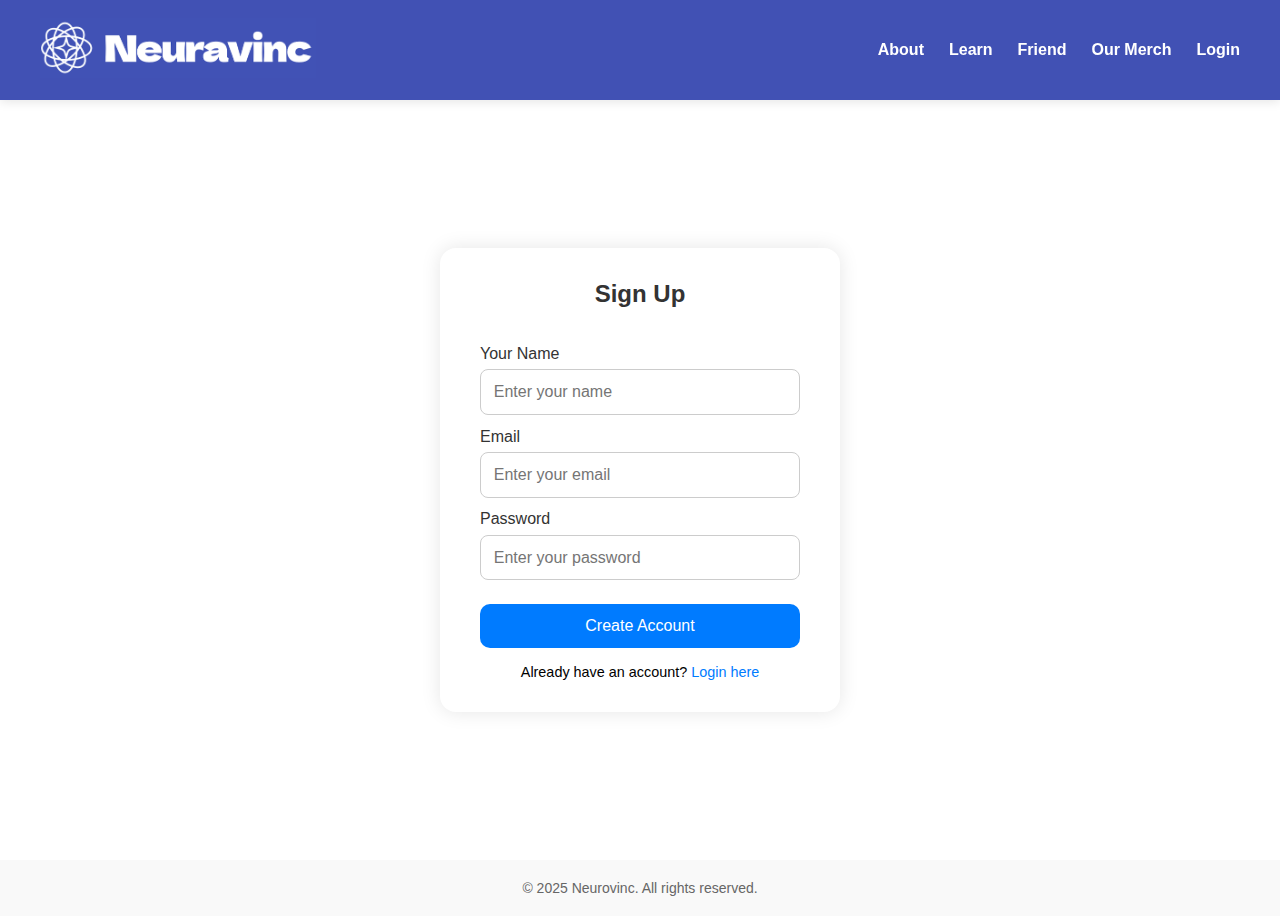
<file: signup.html>
<!DOCTYPE html>
<html lang="en">
<head>
  <meta charset="UTF-8" />
  <meta name="viewport" content="width=device-width, initial-scale=1.0"/>
  <title>Sign Up – Neurovinc</title>
  <link rel="stylesheet" href="css/signup.css"/>
</head>
<body>
  <header>
    <a href="/index.html">
      <img src="Assets/images/nav_logo.png" alt="Logo" class="logo">
    </a>
    <nav>
      <ul>
        <li><a href="about.html">About</a></li>
        <li><a href="index.html#learn">Learn</a></li>
        <li><a href="index.html#friend">Friend</a></li>
        <li><a href="index.html#merch">Our Merch</a></li>
        <li><a href="login.html">Login</a></li>
      </ul>
    </nav>
  </header>

  <main>
    <div class="signup-container">
      <form class="signup-form">
        <h2>Sign Up</h2>
        <label for="name">Your Name</label>
        <input type="text" id="name" placeholder="Enter your name" required>

        <label for="email">Email</label>
        <input type="email" id="email" placeholder="Enter your email" required>

        <label for="password">Password</label>
        <input type="password" id="password" placeholder="Enter your password" required>

        <button type="submit">Create Account</button>

        <p class="login-link">Already have an account? <a href="login.html">Login here</a></p>
        
      </form>
    </div>
  </main>

  <footer>
    <p>© 2025 Neurovinc. All rights reserved.</p>
  </footer>
</body>
</html>
</file>
<file: css/donation.css>
* {
  margin: 0;
  padding: 0;
  box-sizing: border-box;
  font-family: 'Lexend', sans-serif;
}

html {
  scroll-behavior: smooth;
}

body {
  background-color: #050a30;
  padding-top: 100px; /* leave space for fixed header */
}

/* Header Styles */
header {
  position: fixed;
  top: 0;
  width: 100%;
  height: 100px;
  background-color: #4151b4;
  display: flex;
  align-items: center;
  justify-content: space-between;
  padding: 0 40px;
  box-shadow: 0 2px 10px rgba(0, 0, 0, 0.1);
  z-index: 1000;
}

header img:first-of-type {
  height: 60px;
  object-fit: contain;
}

/* Navbar container */
nav ul {
  list-style: none;
  display: flex;
  align-items: center; /* 🔧 Ensures vertical alignment */
  gap: 25px;
}

/* Common nav link styles */
nav ul li a {
  position: relative;
  display: inline-block;
  padding-bottom: 5px;
  text-decoration: none;
  color: white;
  font-weight: 600;
  transition: color 0.3s ease;
}

/* Underline animation for regular links */
nav ul li a::after {
  content: '';
  position: absolute;
  left: 0;
  bottom: 0;
  height: 2px;
  width: 0%;
  background-color: #00bfff;
  transition: width 0.3s ease-in-out;
}

nav ul li a:hover::after {
  width: 100%;
}

nav ul li a:hover {
  color: #00bfff;
}

/* ✅ LOGIN button specific styles */
nav ul li a.login-button {
  padding: 6px 14px;               /* Adjust padding */
  border: 2px solid #00bfff;
  border-radius: 6px;
  line-height: 1;                  /* Align better */
  height: auto;
  display: inline-block;
  margin-top: -2px;                /* Slight tweak for vertical centering */
  transition: background-color 0.3s, color 0.3s;
}

nav ul li a.login-button:hover {
  background-color: #00bfff;
  color: #fff;
}
main {
  padding: 2rem 1rem;
  max-width: 1200px;
  margin: 0 auto;
}
.section-header {
  text-align: center;
  margin: 3rem auto 2rem;
  color: white;
  position: relative;
}

.section-header h2 {
  font-size: 4rem;
  font-weight: 700;
  margin-bottom: 0.5rem;
}

.section-subtitle {
  font-size: 1.3rem;
  font-weight: 400;
  color: #cfdcff;
  margin-bottom: 1rem;
  max-width: 700px;
  margin-left: auto;
  margin-right: auto;
}

.underline-animation {
  height: 4px;
  width: 100px;
  margin: 0 auto;
  background: linear-gradient(90deg, #00bfff, #28e0c9);
  animation: grow 1s ease forwards;
  border-radius: 2px;
}

@keyframes grow {
  from {
    width: 0;
    opacity: 0;
  }
  to {
    width: 80px;
    opacity: 1;
  }
}
.donate-intro {
  color: white;
  text-align: center;
  max-width: 700px;
  margin: 0 auto 3rem;
  padding-top: 4rem;
}

.donate-intro h1 {
  font-size: 2.5rem;
  margin-bottom: 1rem;
}

.donate-intro p {
  font-size: 1.1rem;
  line-height: 1.6;
}

.donation-uses {
  display: flex;
  flex-wrap: wrap;
  justify-content: center;
  gap: 2rem;
  margin-bottom: 3rem;
}

.donation-box {
  background: #ffffff;
  color: #222;
  border-radius: 12px;
  padding: 1.5rem;
  max-width: 300px;
  box-shadow: 0 8px 24px rgba(0, 0, 0, 0.15);
  text-align: center;
  transition: transform 0.3s;
}

.donation-box:hover {
  transform: translateY(-5px);
}

.donation-box h3 {
  margin-bottom: 0.75rem;
  font-size: 1.25rem;
}

.donation-box p {
  font-size: 0.95rem;
  line-height: 1.4;
}

.donation-progress {
  text-align: center;
  margin-bottom: 2rem;
}

.donation-progress h2 {
  font-size: 2rem;
  color: #00bfff;
  margin-bottom: 1rem;
}
.donation-progress {
  text-align: center;
  margin-bottom: 2rem;
  padding: 0 1rem;
}

.donation-progress h2 {
  font-size: 2rem;
  color: #00bfff;
  margin-bottom: 1rem;
}

.progress-bar-wrapper {
  max-width: 600px;
  margin: 0 auto;
}

.progress-bar-wrapper progress {
  width: 100%;
  height: 16px;
  border-radius: 8px;
  appearance: none;
  background-color: #e0e0e0;
  overflow: hidden;
}

progress::-webkit-progress-bar {
  background-color: #e0e0e0;
  border-radius: 8px;
}

progress::-webkit-progress-value {
  background-color: #00bfff;
  border-radius: 8px;
}

progress::-moz-progress-bar {
  background-color: #00bfff;
  border-radius: 8px;
}

.progress-labels {
  display: flex;
  justify-content: space-between;
  margin-top: 8px;
  font-size: 0.95rem;
  color: #ccc;
}
.donation-form-embed {
  padding: 3rem 1rem;
}

.donation-content-wrapper {
  display: flex;
  flex-wrap: wrap;
  justify-content: center;
  align-items: center; /* centers vertically */
  gap: 3rem;
  max-width: 1100px;
  margin: 0 auto;
}

.donation-text {
  max-width: 450px;
  flex: 1;
  color: #fff;
  display: flex;
  flex-direction: column;
  justify-content: center;
  height: 100%;
  min-height: 500px; /* ensure it fills space like the form */
}

.donation-text h3 {
  font-size: 1.6rem;
  margin-bottom: 1rem;
  color: #00bfff;
}

.donation-text p {
  font-size: 1.05rem;
  line-height: 1.6;
  color: #e0e0e0;
}

.donation-widget-wrapper {
  flex: 2;
  max-width: 600px;
  width: 100%;
  margin-left: 5rem; /* nudges form right */
  margin-right: auto;
}

.donation-widget-wrapper iframe {
  width: 100%;
  height: 900px;
  border:#00bfff;
  border-radius: 12px;
  box-shadow: 0 8px 24px rgba(0, 0, 0, 0.2);
}

.terms {
  max-width: 800px;
  margin: 4rem auto 2rem;
  background: #fff;
  color: #333;
  padding: 2rem;
  border-radius: 16px;
  box-shadow: 0 6px 20px rgba(0, 0, 0, 0.1);
  font-size: 1rem;
  line-height: 1.6;
}

.terms h3 {
  font-size: 1.5rem;
  margin-bottom: 1rem;
}

.terms a {
  color: #007BFF;
  text-decoration: underline;
}

.terms a:hover {
  color: #0056b3;
}

footer {
  text-align: center;
  padding: 20px;
  background: #1a1a40;
  color: #aaa;
  font-size: 0.9rem;
  margin-top: 4rem;
}
</file>
<file: css/about.css>
/* learn.css copied as about.css */
/* ─── RESET & BASE ─────────────────────────────────────────────────────────── */
* {
  margin: 0;
  padding: 0;
  box-sizing: border-box;
  font-family: 'Poppins', sans-serif;
}
html { scroll-behavior: smooth; }
body {
  background-color: #050a30;
  color: #fff;
  padding-top: 100px;
}

/* ─── HEADER / NAVBAR ──────────────────────────────────────────────────────── */
header {
  position: fixed;
  top: 0;
  width: 100%;
  height: 100px;
  background-color: #4151b4;
  display: flex;
  align-items: center;
  justify-content: space-between;
  padding: 0 40px;
  box-shadow: 0 2px 10px rgba(0, 0, 0, 0.1);
  z-index: 1000;
}

header img:first-of-type {
  height: 60px;
  object-fit: contain;
}

/* Navbar container */
nav ul {
  list-style: none;
  display: flex;
  align-items: center; /* 🔧 Ensures vertical alignment */
  gap: 25px;
}

/* Common nav link styles */
nav ul li a {
  position: relative;
  display: inline-block;
  padding-bottom: 5px;
  text-decoration: none;
  color: white;
  font-weight: 600;
  transition: color 0.3s ease;
}

/* Underline animation for regular links */
nav ul li a::after {
  content: '';
  position: absolute;
  left: 0;
  bottom: 0;
  height: 2px;
  width: 0%;
  background-color: #00bfff;
  transition: width 0.3s ease-in-out;
}

nav ul li a:hover::after {
  width: 100%;
}

nav ul li a:hover {
  color: #00bfff;
}

/* ✅ LOGIN button specific styles */
nav ul li a.login-button {
  padding: 6px 14px;               /* Adjust padding */
  border: 2px solid #00bfff;
  border-radius: 6px;
  line-height: 1;                  /* Align better */
  height: auto;
  display: inline-block;
  margin-top: -2px;                /* Slight tweak for vertical centering */
  transition: background-color 0.3s, color 0.3s;
}

nav ul li a.login-button:hover {
  background-color: #00bfff;
  color: #fff;
}

/* ABOUT HERO ADJUSTED */
.learn-hero {
  position: relative;
  overflow: hidden;
  padding: 8rem 2rem;                                   /* taller top/bottom */
  background: linear-gradient(120deg, #4151b4, #2e387d);
  text-align: left;
}

/* center content and constrain width */
.learn-hero .container {
  max-width: 800px;
  margin: 0 auto;
}

/* both heading and paragraph start off screen */
.learn-hero h1,
.learn-hero p {
  transform: translateX(-60%);
  opacity: 0;
  animation: slideIn 1s cubic-bezier(0.22,1,0.36,1) forwards;
}

/* HEADING */
.learn-hero h1 {
  display: inline-block;                                /* shrink-wrap for underline */
  font-size: 3rem;
  color: #fff;
  margin: 0;
  position: relative;
  animation-delay: 0.2s;
}

/* highlight part of the heading */
.learn-hero h1 .highlight {
  color: #00e0ff;
}

/* underline only as wide as the text */
.learn-hero h1::after {
  content: '';
  position: absolute;
  left: 0;
  bottom: -6px;
  width: 0;
  height: 3px;
  background-color: #00e0ff;
  animation: underline 0.8s ease-out forwards 1.2s;
}

/* SUBTITLE */
.learn-hero p {
  margin-top: 1rem;
  font-size: 1.2rem;
  color: #e0e0e0;
  max-width: 700px;
  animation-delay: 0.6s;
}

/* slide-in keyframe */
@keyframes slideIn {
  from {
    transform: translateX(-60%);
    opacity: 0;
  }
  to {
    transform: translateX(0);
    opacity: 1;
  }
}

/* underline keyframe */
@keyframes underline {
  from { width: 0; }
  to   { width: 100%; }
}

/* ─── BUTTONS ───────────────────────────────────────────────────────────────── */
.btn-group {
  display: inline-flex; gap: 1rem;
}
.btn {
  display: inline-block;
  padding: 0.75rem 1.5rem;
  border-radius: 6px;
  font-weight: 600;
  text-decoration: none;
  transition: background 0.3s, color 0.3s, border-color 0.3s;
}
.btn-primary {
  background-color: #4151b4;
  color: #fff;
  border: 2px solid #4151b4;
}
.btn-primary:hover {
  background-color: #2e387d;
  border-color: #2e387d;
}
.btn-secondary {
  background: transparent;
  color: #4151b4;
  border: 2px solid #4151b4;
}
.btn-secondary:hover {
  background: rgba(65, 81, 180, 0.1);
}

/* ─── SECTIONS & GRIDS ─────────────────────────────────────────────────────── */
.container {
  width: 90%;
  max-width: 1200px;
  margin: 0 auto;
}
.lessons-section {
  padding: 4rem 0;
}
.lessons-section h2 {
  font-size: 2rem;
  margin-bottom: 1.5rem;
  text-align: center;
}

/* two-column grid */
.grid-two {
  display: grid;
  grid-template-columns: 1fr;
  gap: 2rem;
}
@media(min-width:768px) {
  .grid-two { grid-template-columns: 1fr 1fr; }
}

/* three-column grid */
.grid-three {
  display: grid;
  grid-template-columns: 1fr;
  gap: 2rem;
  text-align: center;
}
@media(min-width:768px) {
  .grid-three { grid-template-columns: repeat(3,1fr); }
}

/* value & team cards */
.value-card,
.team-card {
  background: #fff; color: #050a30;
  padding: 1.5rem; border-radius: 12px;
  box-shadow: 0 6px 20px rgba(0,0,0,0.1);
  transition: transform 0.3s;
}
.value-card:hover,
.team-card:hover {
  transform: translateY(-6px);
}
.team-card img {
  width: 100%;
  border-radius: 8px;
  margin-bottom: 1rem;
}
.value-card h3,
.team-card h3 {
  margin-top: 0.5rem;
  font-size: 1.25rem;
}
/* ─── OUR STORY + MISSION/VISION ──────────────────────────────────────────── */
.story-section {
  background-color: #050a30;
  padding: 4rem 1rem;
}

.story-container {
  display: flex;
  gap: 3rem;
  max-width: 1000px;      /* limit total width */
  margin: 0 auto;         /* center it */
  align-items: flex-start;
  flex-wrap: wrap;
}

.story-text {
  flex: 2 1 0;            /* take roughly 2/3 of the width */
  min-width: 280px;
}

.story-text h2 {
  font-size: 2.5rem;
  margin-bottom: 1.25rem;
  color: #fff;
}

.story-text p {
  color: #e0e0e0;
  line-height: 1.6;
  margin-bottom: 1rem;
}

.story-aside {
  flex: 1 1 0;            /* take roughly 1/3 of the width */
  min-width: 240px;
}

.story-card {
  background-color: #1b1b3b;
  border-radius: 8px;
  padding: 2rem;
  box-shadow: 0 8px 24px rgba(0,0,0,0.4);
}

.story-card h3 {
  margin: 0 0 0.75rem;
  color: #00e0ff;
  font-size: 1.5rem;
}

.story-card p {
  color: #c0c0cf;
  line-height: 1.5;
  margin-bottom: 1rem;
}

/* stack on mobile */
@media (max-width: 768px) {
  .story-container {
    flex-direction: column;
    gap: 2rem;
  }
}

/* ─── OUR CORE VALUES SECTION ─────────────────────────────────────────────── */

.values-section {
  padding: 4rem 0;
  background-color: #050a30; /* match your dark page bg */
}

.values-section .section-title {
  text-align: center;
  color: #fff;
  font-size: 2.5rem;
  margin-bottom: 2rem;
}

/* grid container */
.values-grid {
  display: grid;
  gap: 2rem;
  grid-template-columns: repeat(auto-fit, minmax(280px, 1fr));
  max-width: 1000px;
  margin: 0 auto;
  padding: 0 1rem;
}

/* card */
.value-card {
  background: rgba(255,255,255,0.05);
  border: 1px solid rgba(0, 224, 255, 0.2);
  border-radius: 8px;
  padding: 2rem;
  transition: transform 0.3s, box-shadow 0.3s;
}
.value-card:hover {
  transform: translateY(-4px);
  box-shadow: 0 8px 24px rgba(0,0,0,0.4);
}

.value-card h3 {
  color: #fff;
  font-size: 1.25rem;
  margin: 1rem 0 0.5rem;
}

.value-card p {
  color: #c0c0cf;
  line-height: 1.5;
}

/* icon wrapper */
.value-icon {
  width: 48px;
  height: 48px;
  background-color: #00e0ff;
  border-radius: 50%;
  display: flex;
  align-items: center;
  justify-content: center;
  margin-bottom: 1rem;
}
.value-icon svg {
  stroke: #050a30; /* dark stroke so it pops against the aqua bg */
}

/* stack on mobile */
@media (max-width: 768px) {
  .values-grid {
    grid-template-columns: 1fr;
  }
}
/* ─── OUR CORE VALUES SECTION (lighter bg) ───────────────────────────────── */

.values-section {
  padding: 4rem 0;
  background-color: #111536; /* was #050a30, now a bit lighter */
}

/* ─── MEET OUR CO-FOUNDERS SECTION ─────────────────────────────────────────── */
.team-section {
  padding: 4rem 2rem;
  max-width: 1200px;
  margin: 0 auto;
}

.team-section h2 {
  text-align: center;
  font-size: 2rem;
  color: #fff;
  margin-bottom: 2.5rem;
}

/* grid of two cards */
.team-grid {
  display: grid;
  grid-template-columns: repeat(auto-fit, minmax(300px, 1fr));
  gap: 2rem;
}

/* each co-founder card */
.team-card {
  /* hair‐thin aqua outline */
  border: 0.5px solid rgba(0, 224, 255, 0.3);
  border-radius: 8px;
  overflow: hidden;
  box-shadow: 0 4px 20px rgba(0,0,0,0.4);
  background-color: #0b0f2f;
}

/* top image stripe */
.team-image {
  background-color: #1c1744;
  height: 250px;
  display: flex;
  align-items: center;
  justify-content: center;
}
.team-image img {
  max-height: 100%;
  max-width: 60%;
  object-fit: cover;
  display: block;
}

/* info panel */
.team-info {
  background-color: #0b0f2f;
  padding: 1.5rem;
}
.team-info h3 {
  margin: 0;
  font-size: 1.5rem;
  color: #fff;
}
.team-info .title {
  margin: 0.25rem 0 1rem;
  color: #00e0ff;
  font-weight: 500;
}
.team-info .description {
  color: #ccc;
  line-height: 1.6;
  font-size: 1rem;
}

/* CTA below cards */
/* CTA below cards */
.team-cta {
  display: flex;
  flex-direction: column;
  align-items: center;
  gap: 1rem;        /* tighter spacing between heading & text */
  margin-top: 6rem; /* keeps it further down */
  text-align: center;
}

.team-cta h3 {
  font-size: 1.75rem;
  color: #fff;
  margin: 0;
}

.team-cta p {
  color: #ccc;
  max-width: 600px;
  margin: 0;
  line-height: 1.5;
}

/* Push the button 2rem below the paragraph */
.team-cta .btn {
  background-color: #6b33ff;
  color: #fff;
  padding: 0.75rem 1.5rem;
  border-radius: 8px;
  text-decoration: none;
  font-weight: 600;
  position: relative;
  transition: transform 0.2s;
  margin-top: 2rem; /* creates the extra gap before the button */
}

/* Hover state: lift + pulse */
.team-cta .btn:hover {
  transform: translateY(-2px);
  animation: pulseShadow 1.5s ease-out infinite;
}

@keyframes pulseShadow {
  0% {
    box-shadow: 0 0 0 0 rgba(107, 51, 255, 0.6);
  }
  50% {
    box-shadow: 0 0 40px 16px rgba(107, 51, 255, 0);
  }
  100% {
    box-shadow: 0 0 0 0 rgba(107, 51, 255, 0.6);
  }
}

/* ─── ORIGINAL TEAM PHOTO ───────────────────────────────── */
.original-team .section-title {
  font-size: 2rem;
  color: #fff;
  text-align: center;
  margin-bottom: 1.5rem;
  font-weight: 600;
}
.original-team {
  padding: 4rem 2rem 2rem;
  text-align: center;
  background-color: #0b0f2f;
}

.original-team figure {
  display: inline-block;       /* shrink-wrap figure */
  margin: 0 auto;              /* center it */
}

.team-photo img {
  width: 100%;
  max-width: 600px;
  border-radius: 8px;
  box-shadow: 0 8px 24px rgba(0,0,0,0.4);
  transition: transform 0.4s ease;
}

.team-photo img:hover {
  transform: scale(1.02);
}

.team-caption {
  margin-top: 1.5rem;
  max-width: 600px;
  margin-left: auto;
  margin-right: auto;
  color: #ccc;
  font-size: 1rem;
  line-height: 1.6;
  text-align: center;
}

.team-caption p {
  margin: 0.25rem 0;
}

.team-caption strong {
  color: #fff;
}

/* ─── FOOTER ───────────────────────────────────────────────────────────────── */
footer {
  background-color: #4151b4;
  color: #e0e0ff;
  text-align: center;
  padding: 1.5rem 0;
}
</file>
<file: css/adhd-check.css>
/* Reset & Font */
* {
  margin: 0;
  padding: 0;
  box-sizing: border-box;
  font-family: 'Lexend', sans-serif;
}

body {
  background-color: #050a30;
  color: white;
  padding-top: 100px;
}

header {
  background-color: #4151b4;
  position: fixed;
  top: 0;
  width: 100%;
  height: 100px;
  display: flex;
  justify-content: space-between;
  align-items: center;
  padding: 0 40px;
  z-index: 1000;
}

header img {
  height: 60px;
}

nav ul {
  list-style: none;
  display: flex;
  gap: 25px;
}

nav ul li a {
  color: white;
  text-decoration: none;
  font-weight: 600;
}

.container {
  max-width: 900px;
  margin: 0 auto;
  text-align: center;
  padding: 2rem;
}

.container h2 {
  font-size: 2rem;
  margin-bottom: 1rem;
}

.container p {
  margin-top: 50px;
  font-size: 1rem;
  color: black;
  margin-bottom: 2rem;
}

.option-boxes {
  display: flex;
  justify-content: space-around;
  flex-wrap: wrap;
  gap: 2rem;
}

.box {
  background: white;
  color: #333;
  border-radius: 12px;
  width: 250px;
  padding: 1.5rem;
  cursor: pointer;
  transition: transform 0.2s ease, box-shadow 0.2s ease;
  box-shadow: 0 4px 15px rgba(0, 0, 0, 0.2);
}

.box:hover {
  transform: scale(1.05);
}

.box.active {
  border: 3px solid #00bfff;
  box-shadow: 0 0 15px #00bfff;
}

button {
  margin-top: 2rem;
  padding: 0.8rem 2rem;
  font-size: 1rem;
  border: none;
  border-radius: 8px;
  background-color: #00bfff;
  color: white;
  cursor: pointer;
}

button:hover {
  background-color: #0099cc;
}

button:disabled {
  background-color: #555;
  cursor: not-allowed;
}

footer {
  text-align: center;
  padding: 20px;
  background: #f9f9f9;
  color: #333;
  margin-top: 4rem;
}
</file>
<file: css/learn.css>
/* learn.css */
/* Reset & Base */
* {
  margin: 0;
  padding: 0;
  box-sizing: border-box;
  font-family: 'Lexend', sans-serif;
}
html { scroll-behavior: smooth; }
body {
  background-color: #050a30;
  color: #fff;
  padding-top: 100px; /* header height */
}

/* ─── Header ─────────────────────────────────────────────────────────── */
header {
  position: fixed;
  top: 0;
  width: 100%;
  height: 100px;
  background-color: #4151b4;
  display: flex;
  align-items: center;
  justify-content: space-between;
  padding: 0 40px;
  box-shadow: 0 2px 10px rgba(0,0,0,0.1);
  z-index: 1000;
}
header img:first-of-type {
  height: 60px;
  object-fit: contain;
}
nav ul {
  list-style: none;
  display: flex;
  align-items: center;
  gap: 25px;
}
nav ul li a {
  position: relative;
  padding-bottom: 5px;
  text-decoration: none;
  color: #fff;
  font-weight: 600;
  transition: color 0.3s ease;
}
nav ul li a::after {
  content: '';
  position: absolute;
  bottom: 0; left: 0;
  height: 2px; width: 0%;
  background: #00bfff;
  transition: width 0.3s ease-in-out;
}
nav ul li a:hover::after { width: 100%; }
nav ul li a:hover { color: #00bfff; }
nav ul li a.login-button {
  padding: 6px 14px;
  border: 2px solid #00bfff;
  border-radius: 6px;
  transition: background 0.3s, color 0.3s;
}
nav ul li a.login-button:hover {
  background: #00bfff;
  color: #050a30;
}

/* ─── LESSONS HERO (copy of ABOUT HERO ADJUSTED) ───────────────────────── */
.lessons-hero {
  position: relative;
  overflow: hidden;
  padding: 8rem 2rem; /* taller top/bottom */
  background: linear-gradient(120deg, #4151b4, #2e387d);
  text-align: left;
}
.lessons-hero .container {
  max-width: 800px;
  margin: 0 auto;
}
.lessons-hero h1,
.lessons-hero p {
  transform: translateX(-60%);
  opacity: 0;
  animation: slideIn 1s cubic-bezier(0.22,1,0.36,1) forwards;
}
.lessons-hero h1 {
  display: inline-block;
  font-size: 3rem;
  color: #fff;
  position: relative;
  animation-delay: 0.2s;
}
.lessons-hero h1 .highlight {
  color: #00e0ff;
}
.lessons-hero h1::after {
  content: '';
  position: absolute;
  left: 0; bottom: -6px;
  width: 0; height: 3px;
  background-color: #00e0ff;
  animation: underline 0.8s ease-out forwards 1.2s;
}
.lessons-hero p {
  margin-top: 1rem;
  font-size: 1.2rem;
  color: #e0e0e0;
  max-width: 700px;
  animation-delay: 0.6s;
}
@keyframes slideIn {
  from { transform: translateX(-60%); opacity: 0; }
  to   { transform: translateX(0);     opacity: 1; }
}
@keyframes underline {
  from { width: 0; }
  to   { width: 100%; }
}

/* ─── LESSONS SECTION ───────────────────────────────────────────────────────── */
.lessons-section {
  padding: 4rem 0;               /* plenty of breathing room top & bottom */
  text-align: left;
}

/* Main section heading */
.lessons-section h2 {
  font-size: 2rem;
  margin: 0 0 2rem 1rem;        /* 2rem below + indent from left */
  color: #fff;
}

/* Sub-section titles (Math Lessons / Science Lessons) */
.subsection-title {
  font-size: 1.5rem;
  margin: 2rem 1rem 1rem;       /* space above, indent left, small gap below */
  color: #fff;
}

/* Filters row */
.filter-bar {
  display: flex;
  flex-wrap: wrap;
  gap: 1rem;
  margin: 0 1rem 2rem;           /* inset left/right + bottom gap */
}

/* Filter pills */
.filter-bar .filter-group button {
  background: #1c1744;
  color: #ccc;
  border: none;
  padding: 0.5rem 1rem;
  border-radius: 4px;
  cursor: pointer;
  transition: background 0.25s, color 0.25s;
}
.filter-bar .filter-group button.active {
  background: #00bfff;
  color: #050a30;
}

/* ─── LESSONS GRID & CARDS ───────────────────────────────────────────────── */
.lessons-grid {
  display: grid;
  /* use fixed 280px columns and pack them to the left */
  grid-template-columns: repeat(auto-fill, 280px);
  gap: 1rem;                    /* smaller gap between cards */
  justify-content: start;       /* push all cards to left edge */
  margin: 0 0 2rem 1rem;        /* left indent matches heading */
  padding: 0;
}

.lesson-card,
.placeholder-card {
  width: 100%;
  max-width: 280px;
  height: 420px;
  display: flex;
  flex-direction: column;
  justify-content: space-between;
  border-radius: 12px;
  overflow: hidden;

  /* subtle inset aqua outline + existing drop-shadow */
  border: none;
  box-shadow:
    0 4px 12px rgba(0, 0, 0, 0.1),
    inset 0 0 0 1px rgba(0, 224, 255, 0.2);

  transition: transform 0.3s, box-shadow 0.3s;
}

.lesson-card:hover {
  transform: translateY(-4px);
  box-shadow:
    0 8px 24px rgba(0, 0, 0, 0.15),
    inset 0 0 0 1px rgba(0, 224, 255, 0.2);
}

/* thumbnail */
.lesson-thumb {
  width: 100%;
  height: 180px;
  object-fit: contain;
  background: #f9f9f9;
}

/* badge */
.badge {
  margin: 0.5rem 1rem 0;
  padding: 0.25rem 0.5rem;
  border-radius: 12px;
  font-size: 0.75rem;
  font-weight: 600;
  text-transform: uppercase;
}
.badge.beginner     { background: #4caf50;  color:#fff; }
.badge.intermediate { background: #ffb74d; color:#fff; }
.badge.advanced     { background: #e57373; color:#fff; }

/* text */
.lesson-card h3 {
  margin: 0.75rem 1rem;
  font-size: 1.25rem;
}
.lesson-card .subtitle {
  margin: 0 1rem 0.5rem;
  font-size: 0.9rem;
  color: #555;
}
.lesson-card .meta {
  margin: 0 1rem 1rem;
  font-size: 0.85rem;
  color: #777;
}

/* button */
.btn-sm {
  display: block;
  width: calc(100% - 2rem);
  margin: auto 1rem 1.5rem;
  background: #00bfff;
  color: #fff;
  text-align: center;
  padding: 0.75rem;
  border-radius: 6px;
  text-decoration: none;
  transition: background 0.3s, transform 0.2s;
  margin-top: auto;
}
.btn-sm:hover {
  background: #0099cc;
  transform: translateY(-2px);
}

/* placeholder */
.placeholder-card {
  border: 2px dashed #555;
  align-items: center;
  justify-content: center;
  color: #aaa;
  font-style: italic;
  text-align: center;
  padding: 1rem;
  box-sizing: border-box;
}

/* ─── FEATURES / WHY IT WORKS ─────────────────────────────────────────────── */
.features-section {
  background-color: #111536;   /* slightly lighter than #050a30 */
  padding: 4rem 1rem;
}
.features-section .container {
  max-width: 1200px;
  margin: 0 auto;
}
.features-section h2 {
  text-align: center;
  color: #fff;
  font-size: 2.25rem;
  margin-bottom: 2.5rem;
}

/* grid of feature cards */
.features-grid {
  display: grid;
  grid-template-columns: repeat(3, 1fr);  /* exactly 3 columns */
  grid-auto-rows: auto;                  /* as many rows as needed (2 here) */
  gap: 1.5rem;
}

/* reuse your value-card style */
.value-card {
  background: rgba(255,255,255,0.05);
  border: 1px solid rgba(0,224,255,0.2);
  border-radius: 8px;
  padding: 1.5rem;
  transition: transform 0.3s, box-shadow 0.3s;
}
.value-card:hover {
  transform: translateY(-4px);
  box-shadow: 0 8px 24px rgba(0,0,0,0.4);
}

/* icon wrapper */
.value-icon {
  width: 48px;
  height: 48px;
  background-color: #00e0ff;
  border-radius: 50%;
  display: flex;
  align-items: center;
  justify-content: center;
  margin-bottom: 1rem;
}
.value-icon svg {
  stroke: #050a30;
  width: 24px;
  height: 24px;
}

/* card text */
.value-card h3 {
  color: #fff;
  font-size: 1.25rem;
  margin: 0.5rem 0 0.75rem;
}
.value-card p {
  color: #ccc;
  line-height: 1.6;
}
/* ─── FEATURES GRID – FORCE 3×2 ────────────────────────────────────────── */


/* collapse to single column on small screens */
@media (max-width: 768px) {
  .features-grid {
    grid-template-columns: 1fr;
  }
}

/* ─── Footer ───────────────────────────────────────────────────────────── */
footer {
  background-color: #4151b4;
  color: #e0e0ff;
  text-align: center;
  padding: 1.5rem 0;
}
</file>
<file: css/privacy.css>
/* Reset */
* {
  margin: 0;
  padding: 0;
  box-sizing: border-box;
}

body {
  font-family: 'Poppins', sans-serif;
  background-color: #f7f9fc;
  color: #000;
}

/* Logo */
.logo-container {
  text-align: center;
  padding: 20px;
}

.logo {
  max-height: 60px;
}

/* Privacy Policy Scroll Container */
.embed-container {
  display: flex;
  justify-content: center;
  padding: 0 20px 100px;
}

.embed-box {
  max-width: 800px;
  width: 100%;
  height: 80vh;
  overflow-y: auto;
  background: white;
  padding: 20px;
  border-radius: 10px;
  box-shadow: 0 8px 24px rgba(0, 0, 0, 0.1);
  position: relative;
  z-index: 1;
}

/* Back Button */
.back-button {
  position: fixed;
  bottom: 30px;
  left: 30px;
  padding: 12px 22px;
  background-color: #000 !important; /* Forces black background */
  color: rgb(145, 145, 145);
  font-size: 1rem;
  text-decoration: none;
  font-weight: 500;
  border-radius: 10px;
  z-index: 9999;
  cursor: pointer;
  animation: pulse 2s ease-in-out infinite, tilt 3s ease-in-out infinite;
  box-shadow: 0 0 20px rgba(65, 81, 180, 0.6);
  transition: background-color 0.3s ease, color 0.3s ease;
}

/* Underline text only */
.back-button::after {
  content: '';
  position: absolute;
  left: 0;
  bottom: 5px;
  height: 2px;
  width: 0%;
  background-color: #4151b4;
  transition: width 0.4s ease-in-out;
}

.back-button:hover::after {
  width: 100%;
}

.back-button:hover {
  color: #4151b4;
}

/* Animations */
@keyframes pulse {
  0%, 100% {
    transform: scale(1);
    box-shadow: 0 0 16px rgba(65, 81, 180, 0.5);
  }
  50% {
    transform: scale(1.05);
    box-shadow: 0 0 24px rgba(65, 81, 180, 0.8);
  }
}

@keyframes tilt {
  0%, 100% {
    transform: rotate(0deg);
  }
  25% {
    transform: rotate(-1.5deg);
  }
  75% {
    transform: rotate(1.5deg);
  }
}
</file>
<file: css/signup.css>
/* Reset & Font */
* {
    margin: 0;
    padding: 0;
    box-sizing: border-box;
    font-family: 'Lexend', sans-serif;
  }
  
  body {
    background-color: white;
    padding-top: 100px; /* leave space for fixed header */
  }
  
  /* Header Styles */
  header {
    position: fixed;
    top: 0;
    width: 100%;
    height: 100px;
    background-color: #4151b4;
    display: flex;
    align-items: center;
    justify-content: space-between;
    padding: 0 40px;
    box-shadow: 0 2px 10px rgba(0, 0, 0, 0.1);
    z-index: 1000;
  }
  
  /* Logo on Left */
  header img:first-of-type {
    height: 60px;
    object-fit: contain;
  }
  
  /* Nav Links on Right */
  nav ul {
    list-style: none;
    display: flex;
    gap: 25px;
  }
  
  nav ul li a {
    text-decoration: none;
    color: #fff;
    font-weight: 600;
    font-size: 16px;
    transition: color 0.3s ease;
  }
  
  nav ul li a:hover {
    color: #007BFF;
  }
  
  /* Signup Form Container */
  .signup-container {
    display: flex;
    justify-content: center;
    align-items: center;
    min-height: calc(100vh - 140px);
    padding: 2rem;
  }
  
  .signup-form {
    background: white;
    padding: 2rem 2.5rem;
    border-radius: 16px;
    box-shadow: 0 0 20px rgba(0,0,0,0.1);
    width: 100%;
    max-width: 400px;
    display: flex;
    flex-direction: column;
  }
  
  .signup-form h2 {
    text-align: center;
    color: #333;
    margin-bottom: 1.5rem;
  }
  
  .signup-form label {
    margin: 0.8rem 0 0.4rem;
    color: #333;
  }
  
  .signup-form input {
    padding: 0.8rem;
    border-radius: 8px;
    border: 1px solid #ccc;
    font-size: 1rem;
  }
  
  .signup-form button {
    margin-top: 1.5rem;
    padding: 0.8rem;
    font-size: 1rem;
    border: none;
    background: #007BFF;
    color: white;
    border-radius: 10px;
    cursor: pointer;
  }
  
  .signup-form button:hover {
    background: #0056b3;
  }
  
  .signup-form .login-link {
    margin-top: 1rem;
    text-align: center;
    font-size: 0.9rem;
  }
  
  .signup-form .login-link a {
    color: #007BFF;
    text-decoration: none;
  }
  
  .signup-form .login-link a:hover {
    text-decoration: underline;
  }
  
  /* Footer */
  footer {
    text-align: center;
    padding: 20px;
    font-size: 14px;
    color: #666;
    background-color: #f9f9f9;
  }
</file>
